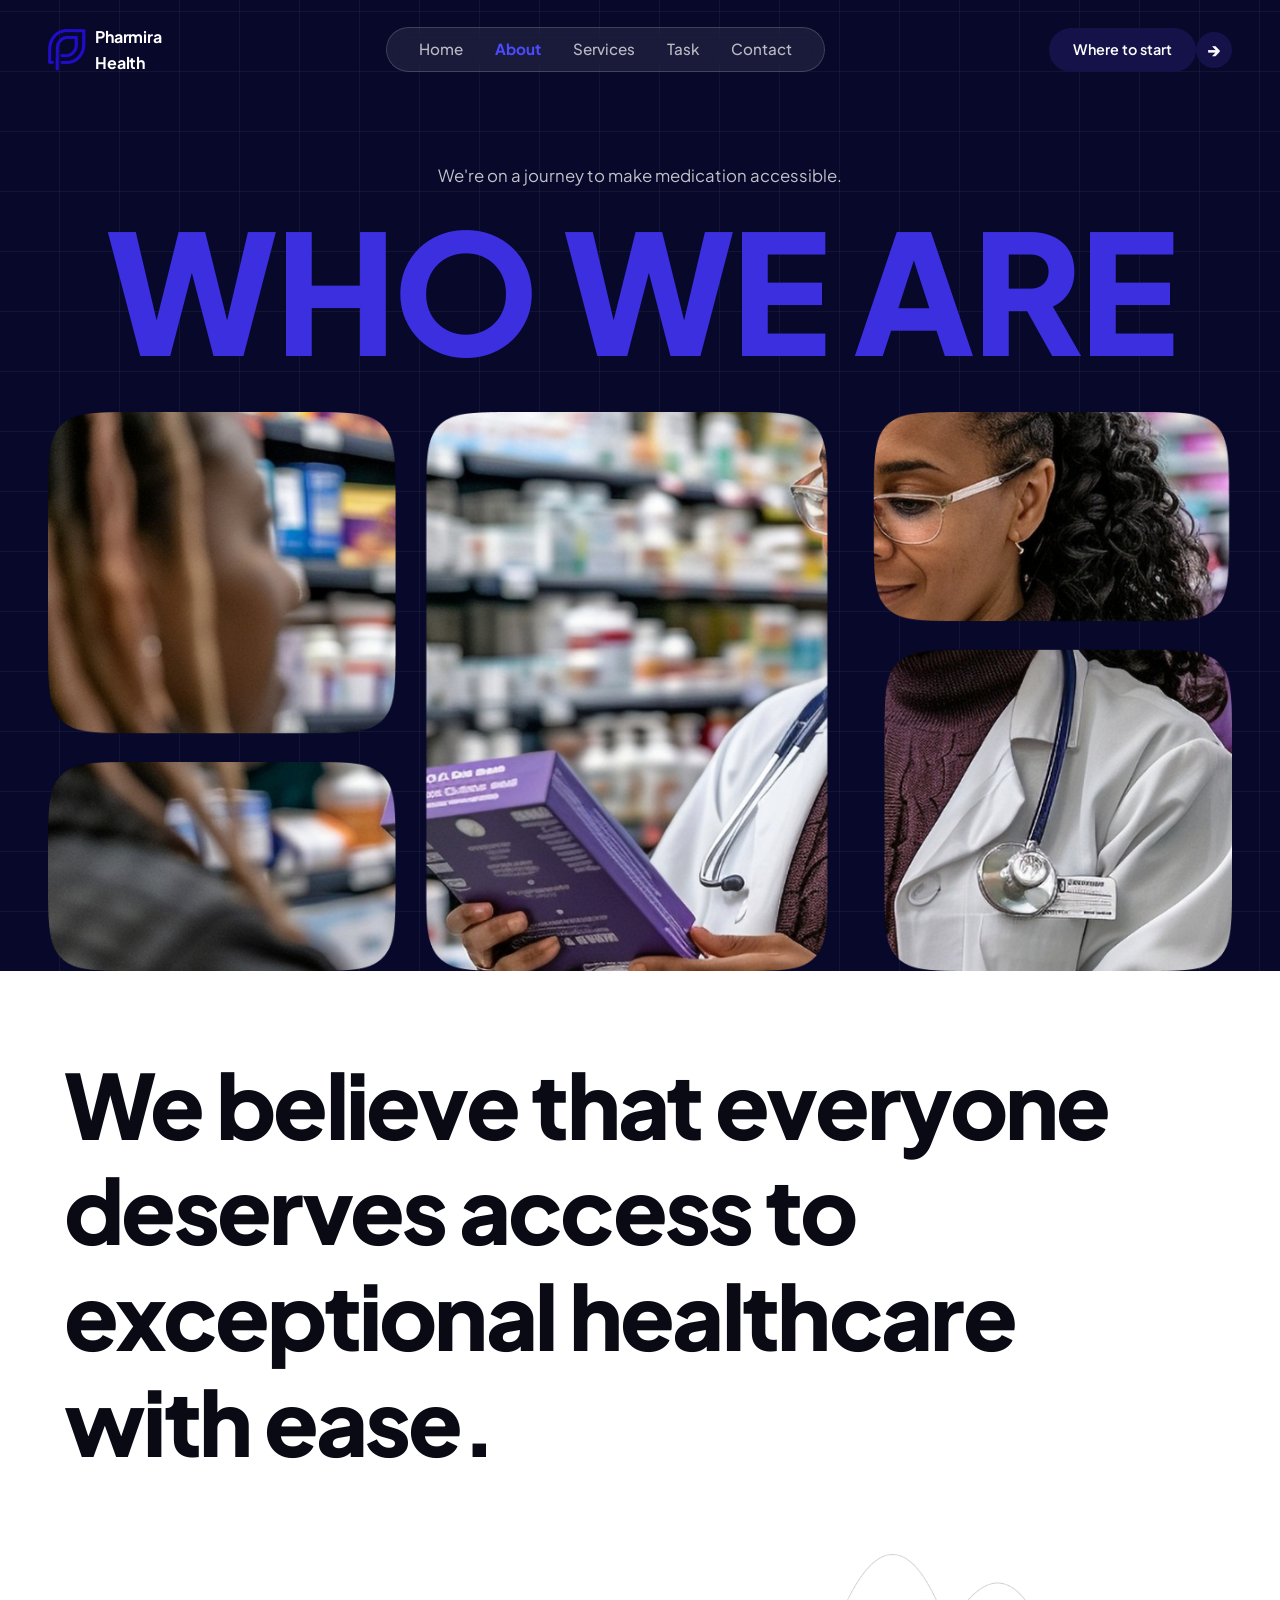
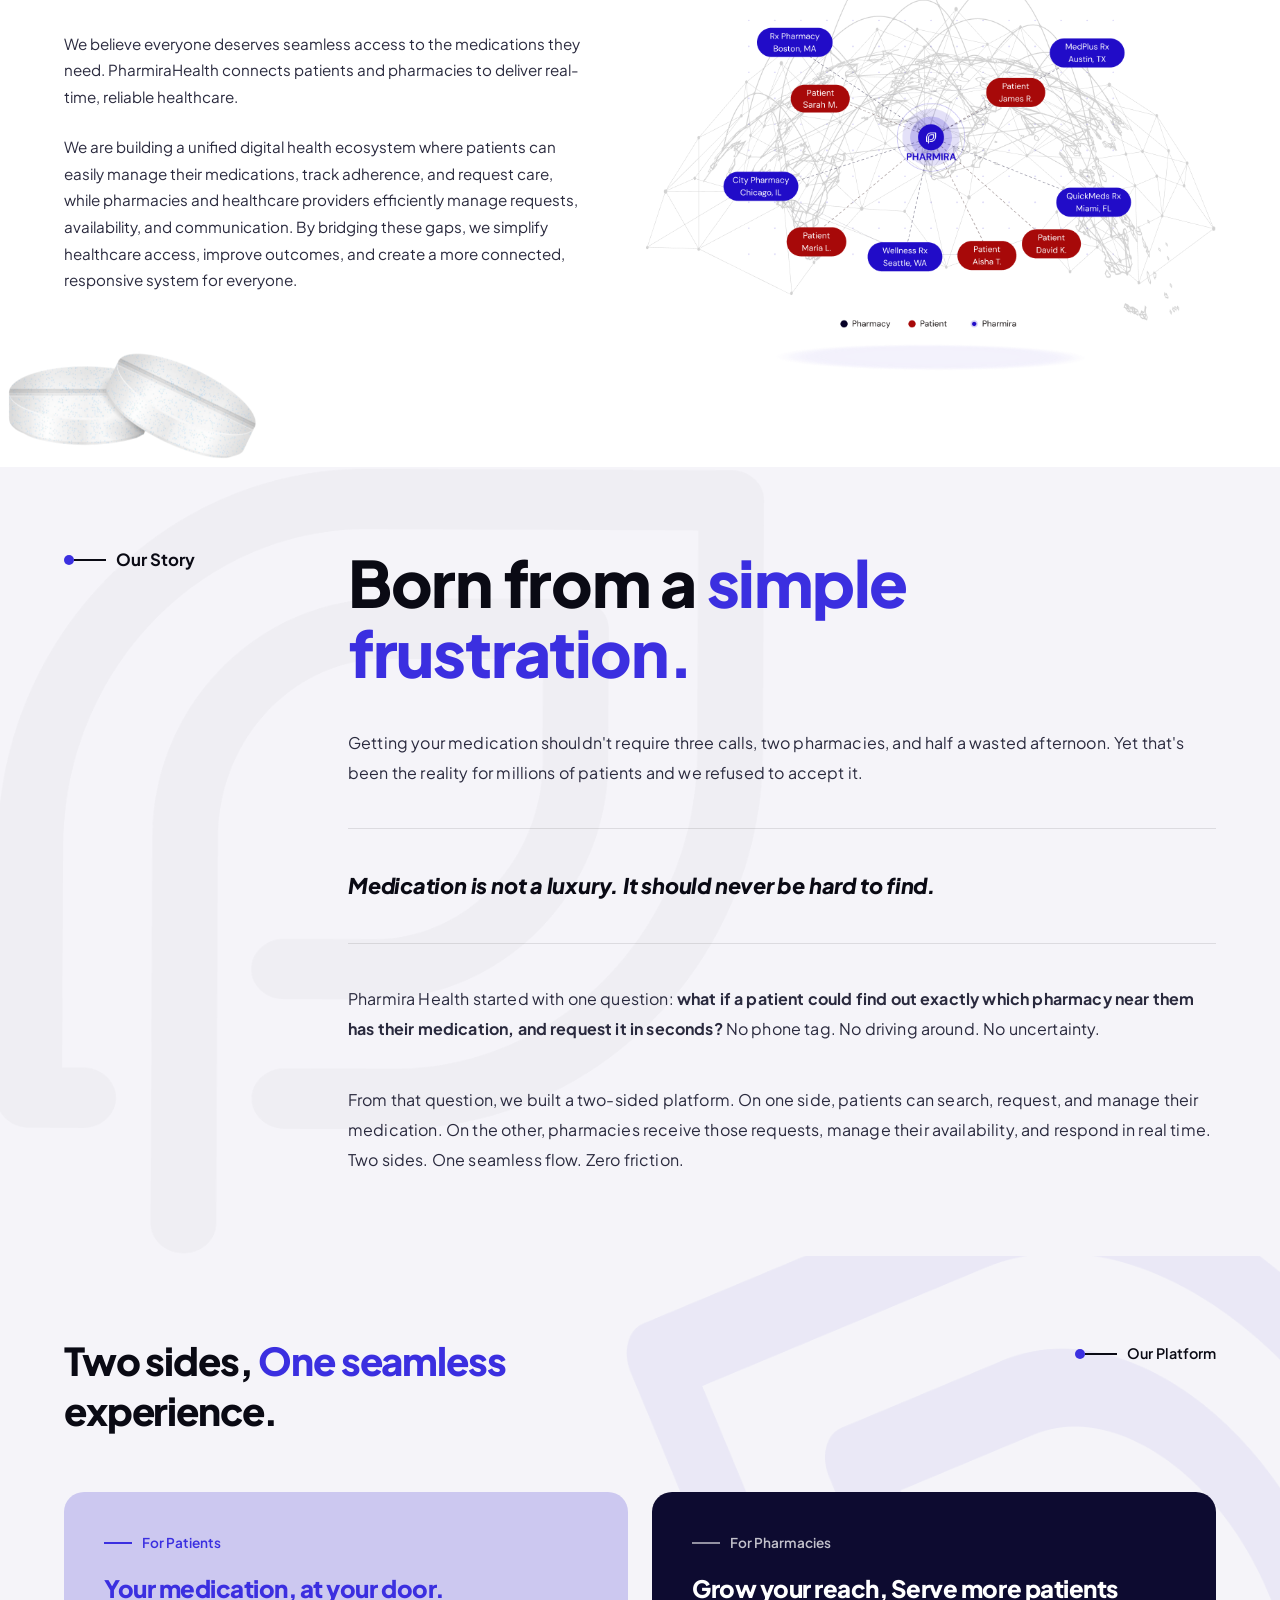
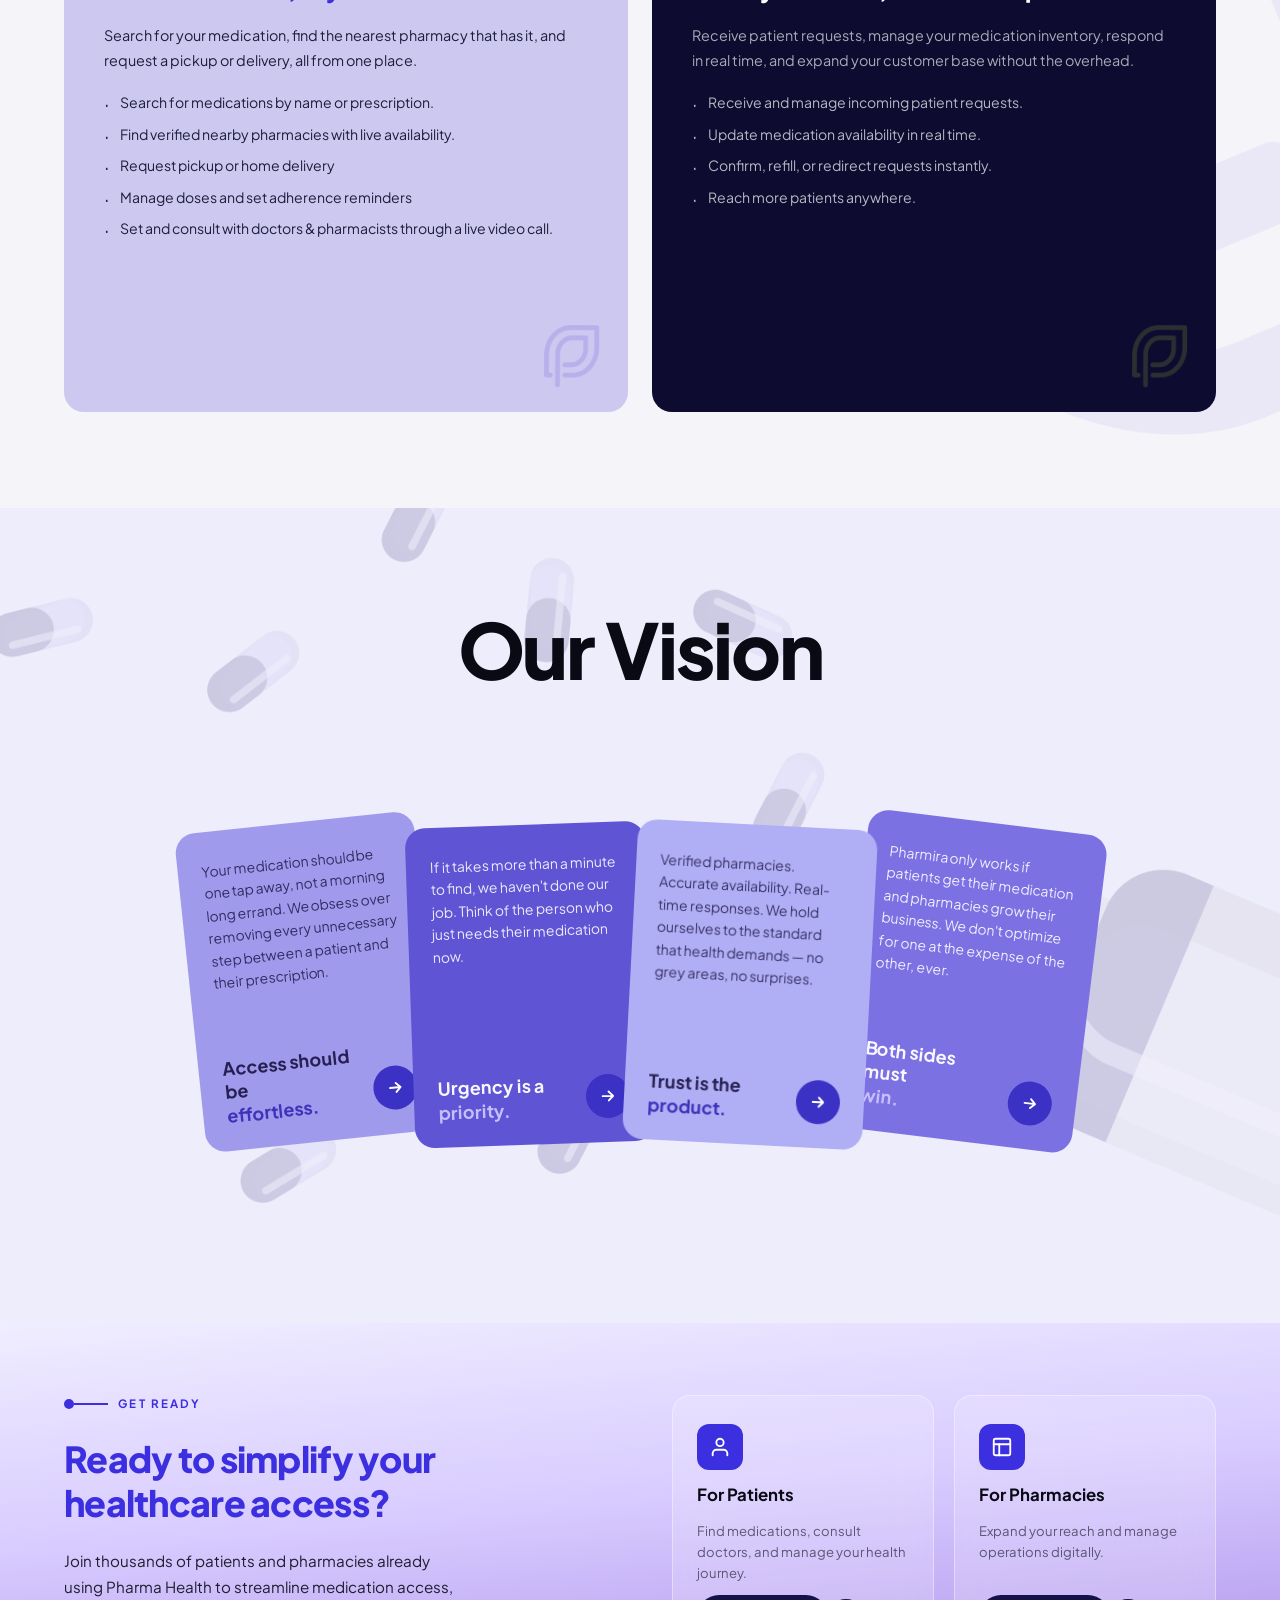
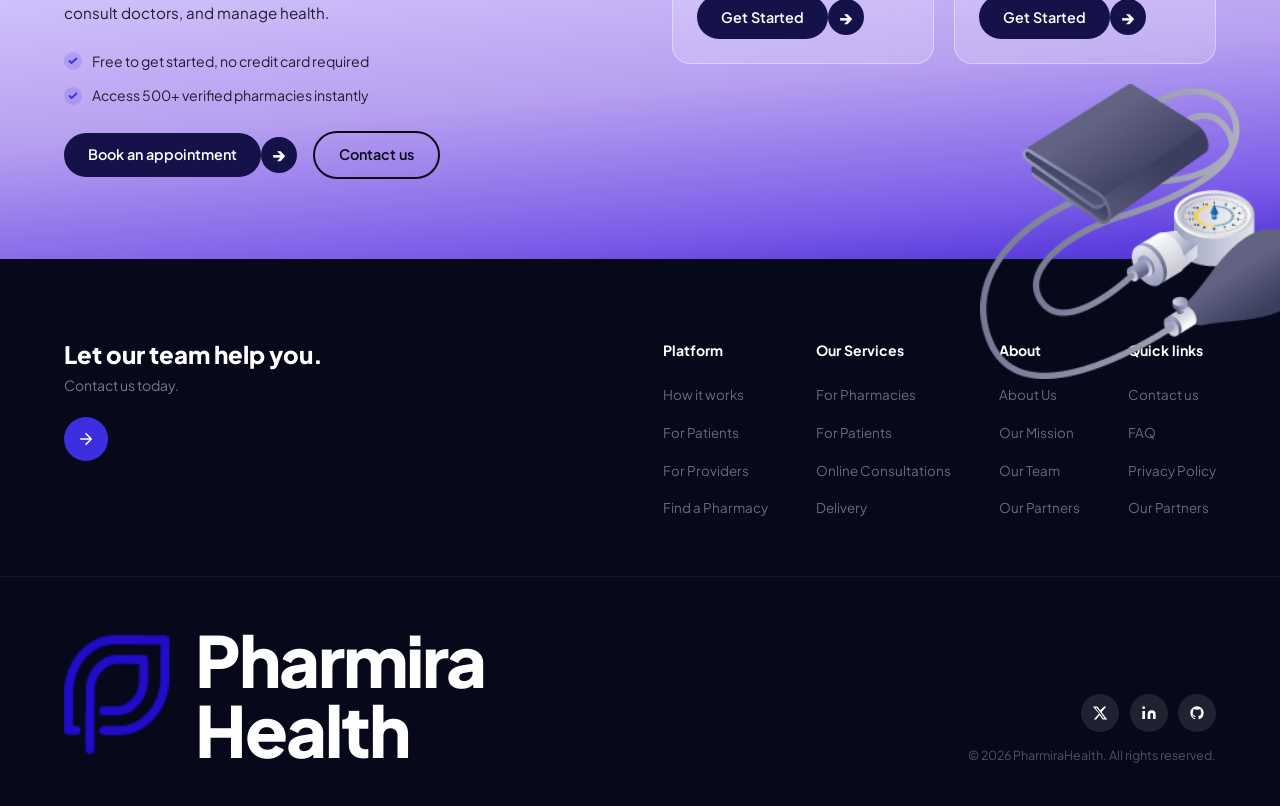
<file: pages/about.html>
<!DOCTYPE html>
<html lang="en">
<head>
  <meta charset="UTF-8" />
  <meta name="viewport" content="width=device-width, initial-scale=1.0" />
  <title>About | PharmiraHealth</title>
  <link rel="stylesheet" href="../assets/css/main.css" />
  <link rel="stylesheet" href="../assets/css/pages/about.css" />
  <link rel="stylesheet" href="../assets/css/components/navbar.css" />
  <link rel="stylesheet" href="../assets/css/components/footer.css" />
</head>
<body>

  <!--  ABOUT HERO  -->
  <div class="about-hero">

    <div id="navbar-root"></div>

    <div class="about-hero__content">
      <p class="about-hero__subtitle" data-animate data-hero>We're on a journey to make medication accessible.</p>
      <h1 class="about-hero__heading" data-animate data-hero data-delay="1">WHO WE ARE</h1>
    </div>

    <div class="about-hero__image" data-animate data-hero data-delay="2">
      <img src="../assets/images/main-about.png" alt="Pharmira Health team and pharmacies" />
    </div>

  </div>

  <!--  BELIEF SECTION  -->
  <section class="belief-section">

    <h2 class="belief-heading" data-animate>We believe that everyone deserves access to exceptional healthcare with ease.</h2>

    <div class="belief-body">

      <div class="belief-text" data-animate data-delay="1">
        <p>We believe everyone deserves seamless access to the medications they need. PharmiraHealth connects patients and pharmacies to deliver real-time, reliable healthcare.</p>
        <p>We are building a unified digital health ecosystem where patients can easily manage their medications, track adherence, and request care, while pharmacies and healthcare providers efficiently manage requests, availability, and communication. By bridging these gaps, we simplify healthcare access, improve outcomes, and create a more connected, responsive system for everyone.</p>
      </div>

      <div class="belief-image" data-animate data-delay="2">
        <img src="../assets/images/about-info.png" alt="PharmiraHealth network connecting patients and pharmacies" />
      </div>

    </div>

    <img src="../assets/images/big-pill.png" alt="" class="belief__big-pill" aria-hidden="true" />

  </section>

  <!--  OUR STORY SECTION  -->
  <section class="story-section">
    <div class="story-inner">

      <!-- Left: label + bg-1 background -->
      <div class="story-left">
        <div class="story-label">
          <span class="story-label__dot"></span>
          <span class="story-label__line"></span>
          <span>Our Story</span>
        </div>
      </div>

      <!-- Right: content -->
      <div class="story-right">

        <h2 class="story-heading" data-animate>Born from a <span class="story-accent">simple frustration.</span></h2>

        <p class="story-body" data-animate data-delay="1">Getting your medication shouldn't require three calls, two pharmacies, and half a wasted afternoon. Yet that's been the reality for millions of patients and we refused to accept it.</p>

        <hr class="story-divider" />

        <p class="story-quote" data-animate data-delay="2">Medication is not a luxury. It should never be hard to find.</p>

        <hr class="story-divider" />

        <p class="story-body">Pharmira Health started with one question: <strong>what if a patient could find out exactly which pharmacy near them has their medication, and request it in seconds?</strong> No phone tag. No driving around. No uncertainty.</p>

        <p class="story-body">From that question, we built a two-sided platform. On one side, patients can search, request, and manage their medication. On the other, pharmacies receive those requests, manage their availability, and respond in real time. Two sides. One seamless flow. Zero friction.</p>

      </div>

    </div>
  </section>

  <!--  OUR PLATFORM SECTION  -->
  <section class="platform-section">


    <div class="platform-top">
      <h2 class="platform-heading" data-animate>Two sides, <span class="platform-accent">One seamless</span> experience.</h2>
      <div class="platform-label" data-animate data-delay="1">
        <span class="platform-label__dot"></span>
        <span class="platform-label__line"></span>
        <span>Our Platform</span>
      </div>
    </div>

    <!-- Two cards -->
    <div class="platform-cards">

      <!-- For Patients (light) -->
      <div class="platform-card platform-card--light">
        <div class="platform-card__tag">
          <span class="card-tag-line"></span>
          For Patients
        </div>
        <h3 class="platform-card__heading">Your medication, at your door.</h3>
        <p class="platform-card__body">Search for your medication, find the nearest pharmacy that has it, and request a pickup or delivery, all from one place.</p>
        <ul class="platform-card__list">
          <li>Search for medications by name or prescription.</li>
          <li>Find verified nearby pharmacies with live availability.</li>
          <li>Request pickup or home delivery</li>
          <li>Manage doses and set adherence reminders</li>
          <li>Set and consult with doctors &amp; pharmacists through a live video call.</li>
        </ul>
        <img src="../assets/images/top-logo.png" alt="" class="platform-card__mark" aria-hidden="true" />
      </div>

      <!-- For Pharmacies (dark) -->
      <div class="platform-card platform-card--dark">
        <div class="platform-card__tag">
          <span class="card-tag-line"></span>
          For Pharmacies
        </div>
        <h3 class="platform-card__heading">Grow your reach, Serve more patients</h3>
        <p class="platform-card__body">Receive patient requests, manage your medication inventory, respond in real time, and expand your customer base without the overhead.</p>
        <ul class="platform-card__list">
          <li>Receive and manage incoming patient requests.</li>
          <li>Update medication availability in real time.</li>
          <li>Confirm, refill, or redirect requests instantly.</li>
          <li>Reach more patients anywhere.</li>
        </ul>
        <img src="../assets/images/top-logo.png" alt="" class="platform-card__mark" aria-hidden="true" />
      </div>

    </div>

  </section>

  <!--  OUR VISION SECTION  -->
  <section class="vision-section">

    <h2 class="vision-heading" data-animate>Our Vision</h2>

    <div class="cards-scene">

      <!-- Card 1 - light -->
      <div class="card light" style="background: #a09aed; transform: rotate(-6deg) translateX(30px); z-index: 1;">
        <div class="card-body">
          <p>Your medication should be one tap away, not a morning long errand. We obsess over removing every unnecessary step between a patient and their prescription.</p>
        </div>
        <div class="card-footer">
          <div class="card-title">
            Access should be
            <span>effortless.</span>
          </div>
          <button class="arrow-btn" aria-label="Learn more about effortless access">
            <svg viewBox="0 0 24 24" fill="none" stroke="white" stroke-width="2.5" stroke-linecap="round" stroke-linejoin="round">
              <path d="M5 12h14M13 6l6 6-6 6"/>
            </svg>
          </button>
        </div>
      </div>

      <!-- Card 2 - dark -->
      <div class="card dark" style="background: #5e54d4; transform: rotate(-2deg) translateX(10px); z-index: 2;">
        <div class="card-body">
          <p>If it takes more than a minute to find, we haven't done our job. Think of the person who just needs their medication now.</p>
        </div>
        <div class="card-footer">
          <div class="card-title">
            Urgency is a
            <span>priority.</span>
          </div>
          <button class="arrow-btn" aria-label="Learn more about urgency">
            <svg viewBox="0 0 24 24" fill="none" stroke="white" stroke-width="2.5" stroke-linecap="round" stroke-linejoin="round">
              <path d="M5 12h14M13 6l6 6-6 6"/>
            </svg>
          </button>
        </div>
      </div>

      <!-- Card 3 - light -->
      <div class="card light" style="background: #b0aef5; transform: rotate(3deg) translateX(-10px); z-index: 3;">
        <div class="card-body">
          <p>Verified pharmacies. Accurate availability. Real-time responses. We hold ourselves to the standard that health demands — no grey areas, no surprises.</p>
        </div>
        <div class="card-footer">
          <div class="card-title">
            Trust is the
            <span>product.</span>
          </div>
          <button class="arrow-btn" aria-label="Learn more about trust">
            <svg viewBox="0 0 24 24" fill="none" stroke="white" stroke-width="2.5" stroke-linecap="round" stroke-linejoin="round">
              <path d="M5 12h14M13 6l6 6-6 6"/>
            </svg>
          </button>
        </div>
      </div>

      <!-- Card 4 - dark -->
      <div class="card dark" style="background: #7b71e3; transform: rotate(7deg) translateX(-30px); z-index: 2;">
        <div class="card-body">
          <p>Pharmira only works if patients get their medication and pharmacies grow their business. We don't optimize for one at the expense of the other, ever.</p>
        </div>
        <div class="card-footer">
          <div class="card-title">
            Both sides must
            <span>win.</span>
          </div>
          <button class="arrow-btn" aria-label="Learn more about mutual benefit">
            <svg viewBox="0 0 24 24" fill="none" stroke="white" stroke-width="2.5" stroke-linecap="round" stroke-linejoin="round">
              <path d="M5 12h14M13 6l6 6-6 6"/>
            </svg>
          </button>
        </div>
      </div>

    </div>

  </section>

  <!--  CTA  -->
  <section class="cta-section">

    <div class="cta-inner">

      <div class="cta-left">

        <div class="cta-label" data-animate>
          <span class="cta-label__dot"></span>
          <span class="cta-label__line"></span>
          <span>GET READY</span>
        </div>

        <h2 class="cta-heading" data-animate data-delay="1">Ready to simplify your healthcare access?</h2>

        <p class="cta-body" data-animate data-delay="2">Join thousands of patients and pharmacies already using Pharma Health to streamline medication access, consult doctors, and manage health.</p>

        <ul class="cta-checks" data-animate data-delay="3">
          <li>
            <svg width="18" height="18" viewBox="0 0 18 18" fill="none"><circle cx="9" cy="9" r="9" fill="#3b2fe0" fill-opacity="0.15"/><path d="M5.5 9L7.5 11L12.5 6.5" stroke="#3b2fe0" stroke-width="1.8" stroke-linecap="round" stroke-linejoin="round"/></svg>
            Free to get started, no credit card required
          </li>
          <li>
            <svg width="18" height="18" viewBox="0 0 18 18" fill="none"><circle cx="9" cy="9" r="9" fill="#3b2fe0" fill-opacity="0.15"/><path d="M5.5 9L7.5 11L12.5 6.5" stroke="#3b2fe0" stroke-width="1.8" stroke-linecap="round" stroke-linejoin="round"/></svg>
            Access 500+ verified pharmacies instantly
          </li>
        </ul>

        <div class="cta-buttons" data-animate data-delay="4">
          <div class="btn-wrap">
            <a href="#" class="btn btn-dark">Book an appointment</a>
            <a href="#" class="btn-circle">→</a>
          </div>
          <a href="contact.html" class="btn btn-outline">Contact us</a>
        </div>

      </div>

      <div class="cta-cards">

        <div class="cta-card">
          <div class="cta-card__icon">
            <svg width="22" height="22" viewBox="0 0 24 24" fill="none" stroke="currentColor" stroke-width="2" stroke-linecap="round" stroke-linejoin="round"><path d="M20 21v-2a4 4 0 0 0-4-4H8a4 4 0 0 0-4 4v2"/><circle cx="12" cy="7" r="4"/></svg>
          </div>
          <h3>For Patients</h3>
          <p>Find medications, consult doctors, and manage your health journey.</p>
          <div class="btn-wrap">
            <a href="#" class="btn btn-dark">Get Started</a>
            <a href="#" class="btn-circle">→</a>
          </div>
        </div>

        <div class="cta-card">
          <div class="cta-card__icon">
            <svg width="22" height="22" viewBox="0 0 24 24" fill="none" stroke="currentColor" stroke-width="2" stroke-linecap="round" stroke-linejoin="round"><rect x="3" y="3" width="18" height="18" rx="2"/><path d="M3 9h18"/><path d="M9 21V9"/></svg>
          </div>
          <h3>For Pharmacies</h3>
          <p>Expand your reach and manage operations digitally.</p>
          <div class="btn-wrap">
            <a href="#" class="btn btn-dark">Get Started</a>
            <a href="#" class="btn-circle">→</a>
          </div>
        </div>

      </div>

    </div>

    <img src="../assets/images/full-seth.png" alt="" class="cta__seth" aria-hidden="true" />

  </section>

  <div id="footer-root"></div>

  <script src="../assets/js/main.js"></script>
  <script src="../assets/js/pages/about.js"></script>
  <script src="../assets/js/components/navbar.js"></script>
  <script src="../assets/js/components/footer.js"></script>
  <script src="../assets/js/components/animations.js"></script>
</body>
</html>
</file>
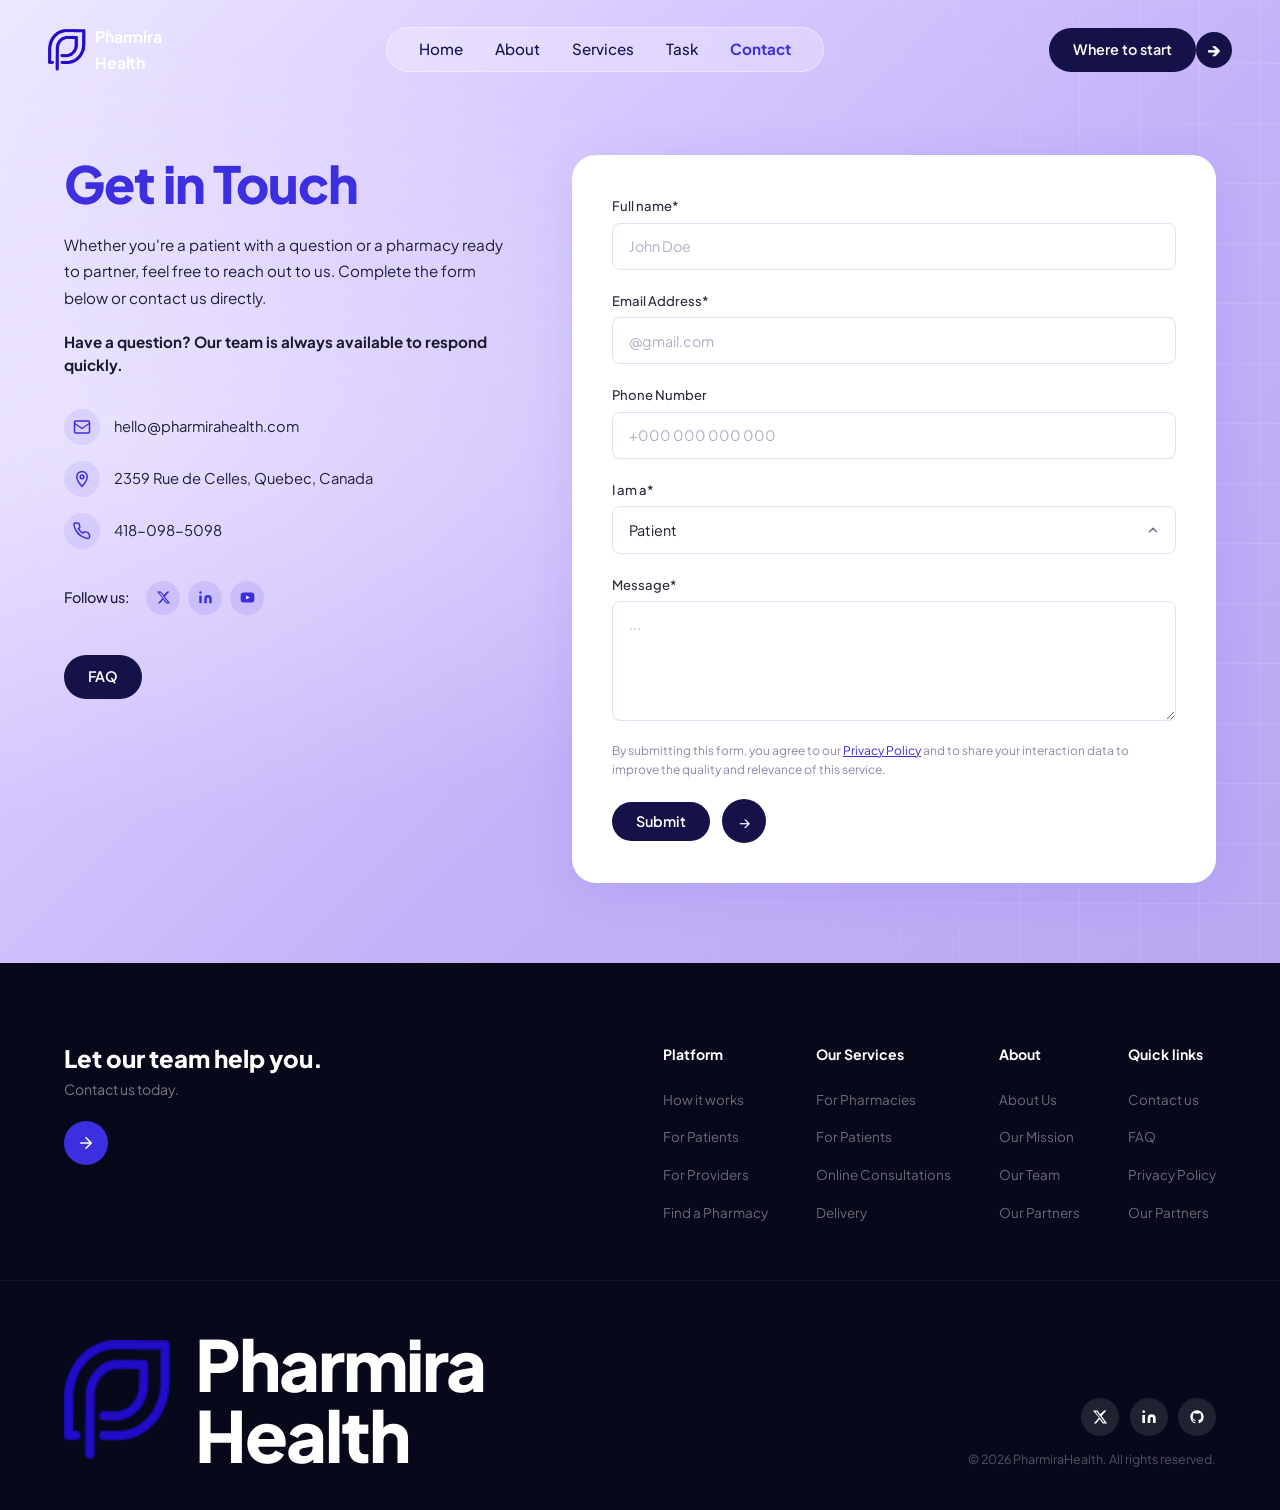
<file: pages/contact.html>
<!DOCTYPE html>
<html lang="en">
<head>
  <meta charset="UTF-8" />
  <meta name="viewport" content="width=device-width, initial-scale=1.0" />
  <title>Contact | PharmiraHealth</title>
  <link rel="stylesheet" href="../assets/css/main.css" />
  <link rel="stylesheet" href="../assets/css/pages/contact.css" />
  <link rel="stylesheet" href="../assets/css/components/navbar.css" />
  <link rel="stylesheet" href="../assets/css/components/footer.css" />
</head>
<body>

  <!--  CONTACT HERO  -->
  <div class="contact-hero">

    <div id="navbar-root"></div>

    <div class="contact-body">

      <!-- Left: info -->
      <div class="contact-info">

        <h1 class="contact-heading" data-animate data-hero>Get in Touch</h1>

        <p class="contact-desc" data-animate data-hero data-delay="1">Whether you're a patient with a question or a pharmacy ready to partner, feel free to reach out to us. Complete the form below or contact us directly.</p>

        <p class="contact-tagline" data-animate data-hero data-delay="2">Have a question? Our team is always available to respond quickly.</p>

        <ul class="contact-details" data-animate data-hero data-delay="3">
          <li>
            <span class="detail-icon">
              <svg width="18" height="18" viewBox="0 0 24 24" fill="none" stroke="currentColor" stroke-width="2" stroke-linecap="round" stroke-linejoin="round"><rect x="2" y="4" width="20" height="16" rx="2"/><path d="M2 7l10 7 10-7"/></svg>
            </span>
            hello@pharmirahealth.com
          </li>
          <li>
            <span class="detail-icon">
              <svg width="18" height="18" viewBox="0 0 24 24" fill="none" stroke="currentColor" stroke-width="2" stroke-linecap="round" stroke-linejoin="round"><path d="M12 2C8.13 2 5 5.13 5 9c0 5.25 7 13 7 13s7-7.75 7-13c0-3.87-3.13-7-7-7z"/><circle cx="12" cy="9" r="2.5"/></svg>
            </span>
            2359 Rue de Celles, Quebec, Canada
          </li>
          <li>
            <span class="detail-icon">
              <svg width="18" height="18" viewBox="0 0 24 24" fill="none" stroke="currentColor" stroke-width="2" stroke-linecap="round" stroke-linejoin="round"><path d="M22 16.92v3a2 2 0 0 1-2.18 2 19.79 19.79 0 0 1-8.63-3.07A19.5 19.5 0 0 1 4.36 12a19.79 19.79 0 0 1-3.07-8.67A2 2 0 0 1 3.28 1.2h3a2 2 0 0 1 2 1.72c.127.96.361 1.903.7 2.81a2 2 0 0 1-.45 2.11L7.09 8.91a16 16 0 0 0 6 6l1.27-1.27a2 2 0 0 1 2.11-.45c.907.339 1.85.573 2.81.7A2 2 0 0 1 21 16z"/></svg>
            </span>
            418-098-5098
          </li>
        </ul>

        <div class="contact-socials" data-animate data-hero data-delay="4">
          <span class="socials-label">Follow us:</span>
          <div class="socials-links">
            <a href="#" class="social-link" aria-label="Twitter">
              <svg viewBox="0 0 24 24" fill="currentColor"><path d="M18.244 2.25h3.308l-7.227 8.26 8.502 11.24H16.17l-4.714-6.231-5.401 6.231H2.737l7.73-8.835L1.254 2.25H8.08l4.253 5.622 5.911-5.622zm-1.161 17.52h1.833L7.084 4.126H5.117z"/></svg>
            </a>
            <a href="#" class="social-link" aria-label="LinkedIn">
              <svg viewBox="0 0 24 24" fill="currentColor"><path d="M16 8a6 6 0 0 1 6 6v7h-4v-7a2 2 0 0 0-2-2 2 2 0 0 0-2 2v7h-4v-7a6 6 0 0 1 6-6z"/><rect x="2" y="9" width="4" height="12"/><circle cx="4" cy="4" r="2"/></svg>
            </a>
            <a href="#" class="social-link" aria-label="YouTube">
              <svg viewBox="0 0 24 24" fill="currentColor"><path d="M22.54 6.42a2.78 2.78 0 0 0-1.95-1.96C18.88 4 12 4 12 4s-6.88 0-8.59.46A2.78 2.78 0 0 0 1.46 6.42 29 29 0 0 0 1 12a29 29 0 0 0 .46 5.58 2.78 2.78 0 0 0 1.95 1.96C5.12 20 12 20 12 20s6.88 0 8.59-.46a2.78 2.78 0 0 0 1.95-1.96A29 29 0 0 0 23 12a29 29 0 0 0-.46-5.58z"/><polygon points="9.75 15.02 15.5 12 9.75 8.98 9.75 15.02" fill="#fff"/></svg>
            </a>
          </div>
        </div>

        <a href="#" class="btn btn-dark faq-btn" data-animate data-hero data-delay="5">FAQ</a>

      </div>

      <!-- Right: form card -->
      <div class="contact-form-card" data-animate data-hero data-delay="2">
        <form class="contact-form" novalidate>

          <div class="form-group">
            <label for="fullname">Full name*</label>
            <input type="text" id="fullname" name="fullname" placeholder="John Doe" required />
          </div>

          <div class="form-group">
            <label for="email">Email Address*</label>
            <input type="email" id="email" name="email" placeholder="@gmail.com" required />
          </div>

          <div class="form-group">
            <label for="phone">Phone Number</label>
            <input type="tel" id="phone" name="phone" placeholder="+000 000 000 000" />
          </div>

          <div class="form-group">
            <label for="role">I am a*</label>
            <div class="select-wrapper">
              <select id="role" name="role" required>
                <option value="patient">Patient</option>
                <option value="pharmacy">Pharmacy</option>
                <option value="provider">Healthcare Provider</option>
              </select>
              <span class="select-arrow">
                <svg width="14" height="14" viewBox="0 0 24 24" fill="none" stroke="currentColor" stroke-width="2.5" stroke-linecap="round" stroke-linejoin="round"><polyline points="18 15 12 9 6 15"/></svg>
              </span>
            </div>
          </div>

          <div class="form-group">
            <label for="message">Message*</label>
            <textarea id="message" name="message" placeholder="..." required></textarea>
          </div>

          <p class="form-privacy">
            By submitting this form, you agree to our <a href="#">Privacy Policy</a> and to share your interaction data to improve the quality and relevance of this service.
          </p>

          <div class="form-actions">
            <button type="submit" class="btn btn-dark">Submit</button>
            <button type="submit" class="form-submit-arrow" aria-label="Submit">→</button>
          </div>

        </form>
      </div>

    </div>

  </div>

  <div id="footer-root"></div>

  <!--  FAQ MODAL  -->
  <div class="faq-modal" id="faqModal" aria-hidden="true" role="dialog" aria-modal="true" aria-label="Frequently Asked Questions">
    <div class="faq-modal__backdrop"></div>
    <div class="faq-modal__card">

      <button class="faq-modal__close" aria-label="Close FAQ">
        <svg width="16" height="16" viewBox="0 0 18 18" fill="none"><path d="M1.5 1.5L16.5 16.5M16.5 1.5L1.5 16.5" stroke="currentColor" stroke-width="2.2" stroke-linecap="round"/></svg>
      </button>

      <h2 class="faq-modal__title">FAQ</h2>
      <p class="faq-modal__subtitle">Find answers to common questions about our services</p>

      <div class="faq-list">

        <div class="faq-item">
          <button class="faq-question" aria-expanded="false">
            Is Pharmira free for patients?
            <svg class="faq-chevron" width="20" height="20" viewBox="0 0 24 24" fill="none" stroke="currentColor" stroke-width="2.2" stroke-linecap="round" stroke-linejoin="round"><polyline points="6 9 12 15 18 9"/></svg>
          </button>
          <div class="faq-answer">
            <p>Yes, Pharmira is completely free for patients. There are no subscription fees or hidden charges to search for medications or connect with pharmacies.</p>
          </div>
        </div>

        <div class="faq-item">
          <button class="faq-question" aria-expanded="false">
            How do I find out if my medication is available near me?
            <svg class="faq-chevron" width="20" height="20" viewBox="0 0 24 24" fill="none" stroke="currentColor" stroke-width="2.2" stroke-linecap="round" stroke-linejoin="round"><polyline points="6 9 12 15 18 9"/></svg>
          </button>
          <div class="faq-answer">
            <p>Simply search for your medication by name on our platform. We'll show you real-time availability at verified pharmacies near you, with options to pick up or request delivery.</p>
          </div>
        </div>

        <div class="faq-item">
          <button class="faq-question" aria-expanded="false">
            How does a pharmacy join Pharmira?
            <svg class="faq-chevron" width="20" height="20" viewBox="0 0 24 24" fill="none" stroke="currentColor" stroke-width="2.2" stroke-linecap="round" stroke-linejoin="round"><polyline points="6 9 12 15 18 9"/></svg>
          </button>
          <div class="faq-answer">
            <p>Pharmacies can sign up through our partner portal. After a brief verification process, you'll be listed on our network and can start receiving and managing patient requests in real time.</p>
          </div>
        </div>

        <div class="faq-item">
          <button class="faq-question" aria-expanded="false">
            Can I get my medication delivered?
            <svg class="faq-chevron" width="20" height="20" viewBox="0 0 24 24" fill="none" stroke="currentColor" stroke-width="2.2" stroke-linecap="round" stroke-linejoin="round"><polyline points="6 9 12 15 18 9"/></svg>
          </button>
          <div class="faq-answer">
            <p>Yes! Partner pharmacies on Pharmira offer home delivery options. You can choose between pickup or delivery when placing your medication request.</p>
          </div>
        </div>

        <div class="faq-item">
          <button class="faq-question" aria-expanded="false">
            Is my health information safe?
            <svg class="faq-chevron" width="20" height="20" viewBox="0 0 24 24" fill="none" stroke="currentColor" stroke-width="2.2" stroke-linecap="round" stroke-linejoin="round"><polyline points="6 9 12 15 18 9"/></svg>
          </button>
          <div class="faq-answer">
            <p>Absolutely. Pharmira uses industry-standard encryption and strict data privacy protocols to ensure your personal and medical information is always protected.</p>
          </div>
        </div>

      </div>
    </div>
  </div>

  <script src="../assets/js/main.js"></script>
  <script src="../assets/js/pages/contact.js"></script>
  <script src="../assets/js/components/navbar.js"></script>
  <script src="../assets/js/components/footer.js"></script>
  <script src="../assets/js/components/animations.js"></script>
</body>
</html>
</file>
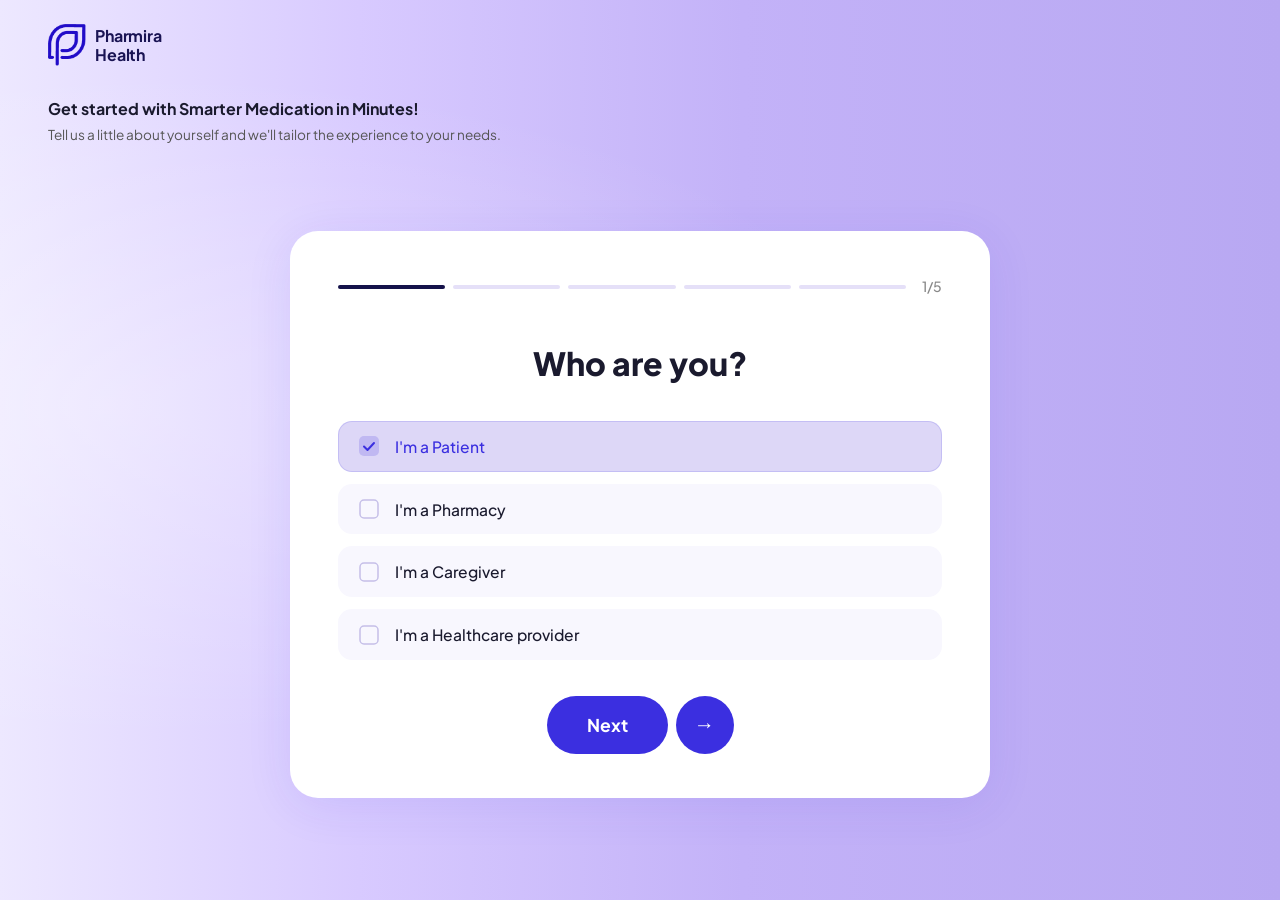
<file: pages/get-started.html>
<!DOCTYPE html>
<html lang="en">
<head>
  <meta charset="UTF-8" />
  <meta name="viewport" content="width=device-width, initial-scale=1.0" />
  <title>Get Started | PharmiraHealth</title>
  <link rel="stylesheet" href="../assets/css/main.css" />
  <link rel="stylesheet" href="../assets/css/pages/get-started.css" />
</head>
<body>

  <div class="gs-page">

    <header class="gs-logo-bar">
      <a href="../index.html" class="gs-logo">
        <img src="../assets/images/top-logo.png" alt="Pharmira Health" />
        <span class="gs-logo-name">Pharmira<br/>Health</span>
      </a>
    </header>

    <div class="gs-header">
      <h2 class="gs-header__title">Get started with Smarter Medication in Minutes!</h2>
      <p class="gs-header__subtitle">Tell us a little about yourself and we'll tailor the experience to your needs.</p>
    </div>

    <div class="gs-main">
      <div class="gs-card">

        <!-- Progress bar -->
        <div class="gs-progress">
          <div class="gs-progress__track">
            <div class="gs-progress__seg" data-seg="1"></div>
            <div class="gs-progress__seg" data-seg="2"></div>
            <div class="gs-progress__seg" data-seg="3"></div>
            <div class="gs-progress__seg" data-seg="4"></div>
            <div class="gs-progress__seg" data-seg="5"></div>
          </div>
          <span class="gs-progress__label" id="gs-step-label">1/5</span>
        </div>

        <!-- ── STEP 1: shared ── -->
        <div class="gs-step is-active" data-step="1">
          <h2 class="gs-question">Who are you?</h2>
          <div class="gs-options">
            <button class="gs-option gs-option--selected" data-value="patient">
              <span class="gs-option__check"><svg width="20" height="20" viewBox="0 0 20 20" fill="none"><rect width="20" height="20" rx="5" fill="#3b2fe0" fill-opacity="0.18"/><path d="M5 10.5L8.5 14L15 7" stroke="#3b2fe0" stroke-width="2" stroke-linecap="round" stroke-linejoin="round"/></svg></span>
              I'm a Patient
            </button>
            <button class="gs-option" data-value="pharmacy">
              <span class="gs-option__check"><svg width="20" height="20" viewBox="0 0 20 20" fill="none"><rect x="1" y="1" width="18" height="18" rx="4" stroke="#c5bfe8" stroke-width="1.5"/></svg></span>
              I'm a Pharmacy
            </button>
            <button class="gs-option" data-value="caregiver">
              <span class="gs-option__check"><svg width="20" height="20" viewBox="0 0 20 20" fill="none"><rect x="1" y="1" width="18" height="18" rx="4" stroke="#c5bfe8" stroke-width="1.5"/></svg></span>
              I'm a Caregiver
            </button>
            <button class="gs-option" data-value="provider">
              <span class="gs-option__check"><svg width="20" height="20" viewBox="0 0 20 20" fill="none"><rect x="1" y="1" width="18" height="18" rx="4" stroke="#c5bfe8" stroke-width="1.5"/></svg></span>
              I'm a Healthcare provider
            </button>
          </div>
        </div>

        <!--  PATIENT FLOW — steps 2-5-->
        <div class="gs-step" data-step="2" data-flow="patient">
          <h2 class="gs-question">How often do you struggle to keep track of your medications?</h2>
          <div class="gs-options">
            <button class="gs-option" data-value="never"><span class="gs-option__check"><svg width="20" height="20" viewBox="0 0 20 20" fill="none"><rect x="1" y="1" width="18" height="18" rx="4" stroke="#c5bfe8" stroke-width="1.5"/></svg></span>Never</button>
            <button class="gs-option" data-value="occasionally"><span class="gs-option__check"><svg width="20" height="20" viewBox="0 0 20 20" fill="none"><rect x="1" y="1" width="18" height="18" rx="4" stroke="#c5bfe8" stroke-width="1.5"/></svg></span>Occasionally</button>
            <button class="gs-option" data-value="frequently"><span class="gs-option__check"><svg width="20" height="20" viewBox="0 0 20 20" fill="none"><rect x="1" y="1" width="18" height="18" rx="4" stroke="#c5bfe8" stroke-width="1.5"/></svg></span>Frequently</button>
            <button class="gs-option" data-value="daily-multiple"><span class="gs-option__check"><svg width="20" height="20" viewBox="0 0 20 20" fill="none"><rect x="1" y="1" width="18" height="18" rx="4" stroke="#c5bfe8" stroke-width="1.5"/></svg></span>I manage multiple medications daily</button>
          </div>
        </div>

        <div class="gs-step" data-step="3" data-flow="patient">
          <h2 class="gs-question">Have you ever been unable to find a prescribed medication?</h2>
          <div class="gs-options">
            <button class="gs-option" data-value="yes-many"><span class="gs-option__check"><svg width="20" height="20" viewBox="0 0 20 20" fill="none"><rect x="1" y="1" width="18" height="18" rx="4" stroke="#c5bfe8" stroke-width="1.5"/></svg></span>Yes, multiple times</button>
            <button class="gs-option" data-value="yes-occasionally"><span class="gs-option__check"><svg width="20" height="20" viewBox="0 0 20 20" fill="none"><rect x="1" y="1" width="18" height="18" rx="4" stroke="#c5bfe8" stroke-width="1.5"/></svg></span>Yes, occasionally</button>
            <button class="gs-option" data-value="rarely"><span class="gs-option__check"><svg width="20" height="20" viewBox="0 0 20 20" fill="none"><rect x="1" y="1" width="18" height="18" rx="4" stroke="#c5bfe8" stroke-width="1.5"/></svg></span>Rarely</button>
            <button class="gs-option" data-value="never"><span class="gs-option__check"><svg width="20" height="20" viewBox="0 0 20 20" fill="none"><rect x="1" y="1" width="18" height="18" rx="4" stroke="#c5bfe8" stroke-width="1.5"/></svg></span>Never</button>
          </div>
        </div>

        <div class="gs-step" data-step="4" data-flow="patient">
          <h2 class="gs-question">What would make managing your medications easier?</h2>
          <div class="gs-options">
            <button class="gs-option" data-value="reminders"><span class="gs-option__check"><svg width="20" height="20" viewBox="0 0 20 20" fill="none"><rect x="1" y="1" width="18" height="18" rx="4" stroke="#c5bfe8" stroke-width="1.5"/></svg></span>Automatic reminders</button>
            <button class="gs-option" data-value="nearby"><span class="gs-option__check"><svg width="20" height="20" viewBox="0 0 20 20" fill="none"><rect x="1" y="1" width="18" height="18" rx="4" stroke="#c5bfe8" stroke-width="1.5"/></svg></span>Finding nearby pharmacies with stock</button>
            <button class="gs-option" data-value="delivery"><span class="gs-option__check"><svg width="20" height="20" viewBox="0 0 20 20" fill="none"><rect x="1" y="1" width="18" height="18" rx="4" stroke="#c5bfe8" stroke-width="1.5"/></svg></span>Medication delivery</button>
            <button class="gs-option" data-value="all"><span class="gs-option__check"><svg width="20" height="20" viewBox="0 0 20 20" fill="none"><rect x="1" y="1" width="18" height="18" rx="4" stroke="#c5bfe8" stroke-width="1.5"/></svg></span>All of the above</button>
          </div>
        </div>

        <div class="gs-step" data-step="5" data-flow="patient">
          <h2 class="gs-question gs-question--form">Ready to simplify how you access and manage your medications?</h2>
          <div class="gs-form">
            <div class="gs-field"><label class="gs-label" for="p-name">Full name*</label><input class="gs-input" type="text" id="p-name" placeholder="John Doe" autocomplete="name" /></div>
            <div class="gs-field"><label class="gs-label" for="p-email">Email Address*</label><input class="gs-input" type="email" id="p-email" placeholder="@gmail.com" autocomplete="email" /></div>
            <div class="gs-field"><label class="gs-label" for="p-phone">Phone Number</label><input class="gs-input" type="tel" id="p-phone" placeholder="+000 000 000 000" autocomplete="tel" /></div>
            <div class="gs-field"><label class="gs-label" for="p-city">City/Location*</label><input class="gs-input" type="text" id="p-city" placeholder="Uk" autocomplete="address-level2" /></div>
          </div>
        </div>

        <!-- PHARMACY / CAREGIVER / PROVIDER FLOW  -->
        <div class="gs-step" data-step="2" data-flow="other">
          <h2 class="gs-question">How do you currently manage medication requests from patients?</h2>
          <div class="gs-options">
            <button class="gs-option" data-value="phone"><span class="gs-option__check"><svg width="20" height="20" viewBox="0 0 20 20" fill="none"><rect x="1" y="1" width="18" height="18" rx="4" stroke="#c5bfe8" stroke-width="1.5"/></svg></span>Phone calls</button>
            <button class="gs-option" data-value="whatsapp"><span class="gs-option__check"><svg width="20" height="20" viewBox="0 0 20 20" fill="none"><rect x="1" y="1" width="18" height="18" rx="4" stroke="#c5bfe8" stroke-width="1.5"/></svg></span>WhatsApp</button>
            <button class="gs-option" data-value="walkins"><span class="gs-option__check"><svg width="20" height="20" viewBox="0 0 20 20" fill="none"><rect x="1" y="1" width="18" height="18" rx="4" stroke="#c5bfe8" stroke-width="1.5"/></svg></span>Walk-ins</button>
            <button class="gs-option" data-value="software"><span class="gs-option__check"><svg width="20" height="20" viewBox="0 0 20 20" fill="none"><rect x="1" y="1" width="18" height="18" rx="4" stroke="#c5bfe8" stroke-width="1.5"/></svg></span>Pharmacy software</button>
          </div>
        </div>

        <div class="gs-step" data-step="3" data-flow="other">
          <h2 class="gs-question">How often do patients contact you about medication availability?</h2>
          <div class="gs-options">
            <button class="gs-option" data-value="daily"><span class="gs-option__check"><svg width="20" height="20" viewBox="0 0 20 20" fill="none"><rect x="1" y="1" width="18" height="18" rx="4" stroke="#c5bfe8" stroke-width="1.5"/></svg></span>Daily</button>
            <button class="gs-option" data-value="weekly"><span class="gs-option__check"><svg width="20" height="20" viewBox="0 0 20 20" fill="none"><rect x="1" y="1" width="18" height="18" rx="4" stroke="#c5bfe8" stroke-width="1.5"/></svg></span>Weekly</button>
            <button class="gs-option" data-value="occasionally"><span class="gs-option__check"><svg width="20" height="20" viewBox="0 0 20 20" fill="none"><rect x="1" y="1" width="18" height="18" rx="4" stroke="#c5bfe8" stroke-width="1.5"/></svg></span>Occasionally</button>
            <button class="gs-option" data-value="several-day"><span class="gs-option__check"><svg width="20" height="20" viewBox="0 0 20 20" fill="none"><rect x="1" y="1" width="18" height="18" rx="4" stroke="#c5bfe8" stroke-width="1.5"/></svg></span>Several times a day</button>
          </div>
        </div>

        <div class="gs-step" data-step="4" data-flow="other">
          <h2 class="gs-question">How would real-time medication visibility help your pharmacy?</h2>
          <div class="gs-options">
            <button class="gs-option" data-value="reduce-calls"><span class="gs-option__check"><svg width="20" height="20" viewBox="0 0 20 20" fill="none"><rect x="1" y="1" width="18" height="18" rx="4" stroke="#c5bfe8" stroke-width="1.5"/></svg></span>Reduce phone calls</button>
            <button class="gs-option" data-value="increase-sales"><span class="gs-option__check"><svg width="20" height="20" viewBox="0 0 20 20" fill="none"><rect x="1" y="1" width="18" height="18" rx="4" stroke="#c5bfe8" stroke-width="1.5"/></svg></span>Increase sales</button>
            <button class="gs-option" data-value="cx"><span class="gs-option__check"><svg width="20" height="20" viewBox="0 0 20 20" fill="none"><rect x="1" y="1" width="18" height="18" rx="4" stroke="#c5bfe8" stroke-width="1.5"/></svg></span>Improve customer experience</button>
            <button class="gs-option" data-value="efficiency"><span class="gs-option__check"><svg width="20" height="20" viewBox="0 0 20 20" fill="none"><rect x="1" y="1" width="18" height="18" rx="4" stroke="#c5bfe8" stroke-width="1.5"/></svg></span>Increase operational efficiency</button>
            <button class="gs-option" data-value="all"><span class="gs-option__check"><svg width="20" height="20" viewBox="0 0 20 20" fill="none"><rect x="1" y="1" width="18" height="18" rx="4" stroke="#c5bfe8" stroke-width="1.5"/></svg></span>All of the above</button>
          </div>
        </div>

        <div class="gs-step" data-step="5" data-flow="other">
          <h2 class="gs-question gs-question--form">Ready to connect your pharmacy to thousands of active patients?</h2>
          <div class="gs-form">
            <div class="gs-field"><label class="gs-label" for="o-name">Pharmacy Name*</label><input class="gs-input" type="text" id="o-name" placeholder="John Doe" /></div>
            <div class="gs-field"><label class="gs-label" for="o-email">Business email Address*</label><input class="gs-input" type="email" id="o-email" placeholder="@hot.com" autocomplete="email" /></div>
            <div class="gs-field"><label class="gs-label" for="o-phone">Phone Number</label><input class="gs-input" type="tel" id="o-phone" placeholder="+000 000 000 000" autocomplete="tel" /></div>
            <div class="gs-field"><label class="gs-label" for="o-city">City/Location*</label><input class="gs-input" type="text" id="o-city" placeholder="Uk" autocomplete="address-level2" /></div>
          </div>
        </div>

        <!-- Navigation -->
        <div class="gs-nav">
          <button class="gs-btn-back" id="gs-back">&#8592;</button>
          <div class="gs-btn-group">
            <button class="gs-btn-next" id="gs-next">Next</button>
            <button class="gs-btn-circle" id="gs-next-arrow">&#8594;</button>
          </div>
        </div>

      </div>
    </div>

  </div>

  <!-- CONGRATULATIONS SCREEN -->
  <div class="gs-congrats" id="gs-congrats" aria-hidden="true">
    <div class="gs-congrats__confetti" id="gs-confetti"></div>
    <div class="gs-congrats__content">
      <h1 class="gs-congrats__title">Congratulations!!</h1>
      <p class="gs-congrats__body">You've taken the first step toward a more connected healthcare experience. Join PharmiraHealth today and simplify how medications, requests, and care are managed, all in one place.</p>
      <a href="../index.html" class="gs-congrats__btn">
        <span class="gs-congrats__btn-label">Back to Home</span>
        <span class="gs-congrats__btn-arrow">→</span>
      </a>
    </div>
  </div>

  <script src="../assets/js/pages/get-started.js"></script>
</body>
</html>
</file>
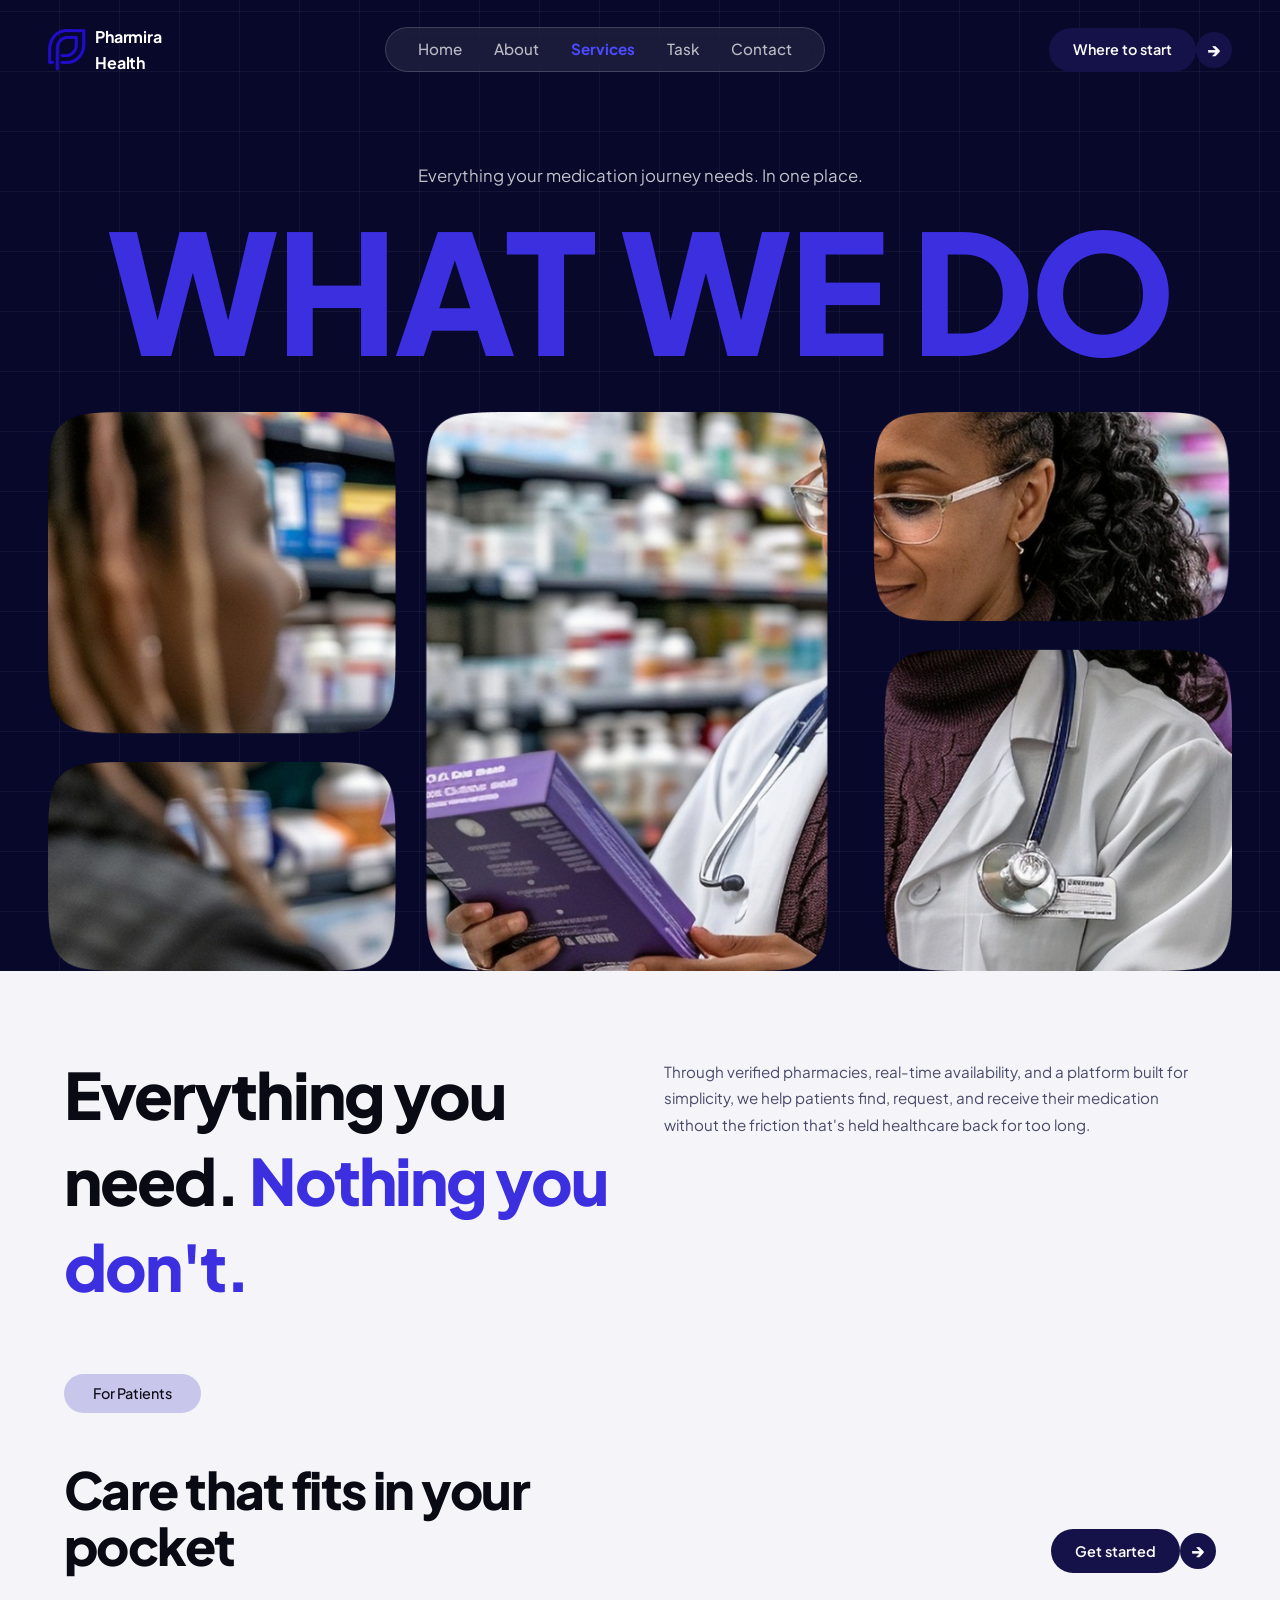
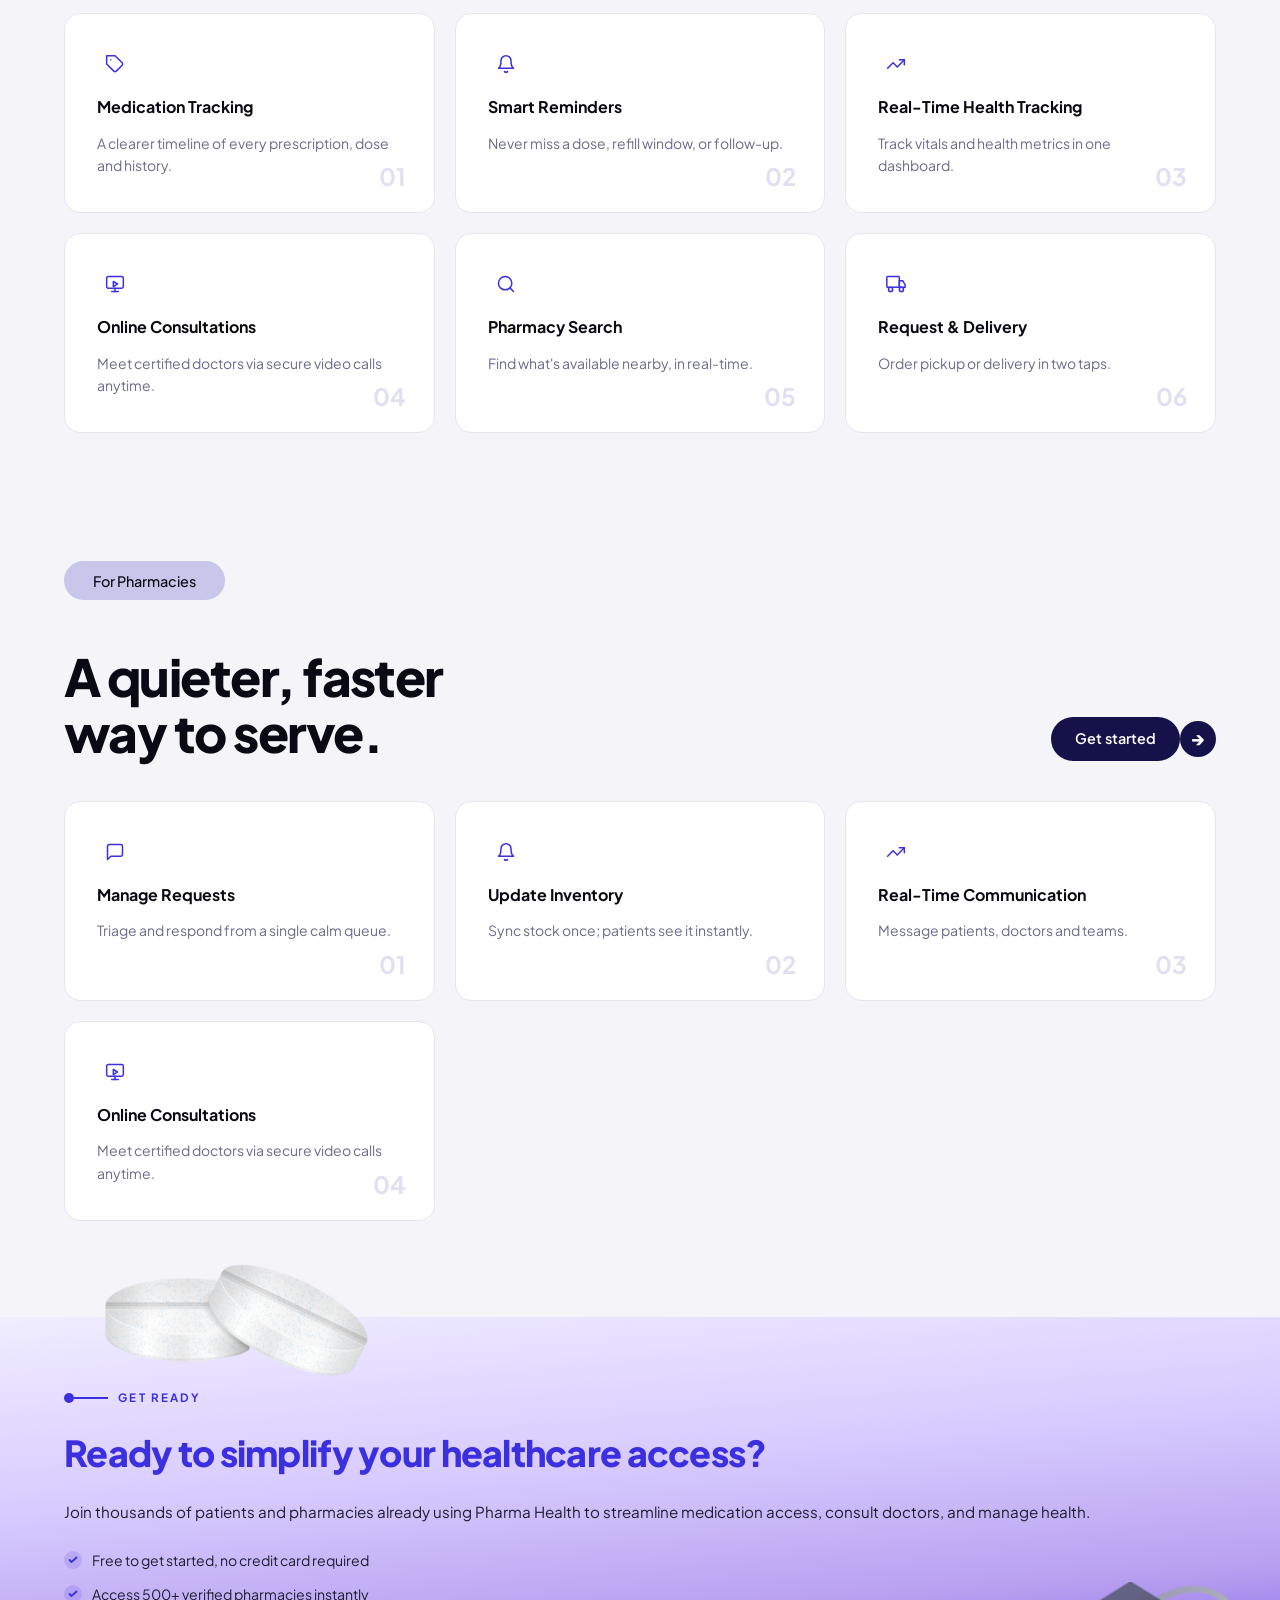
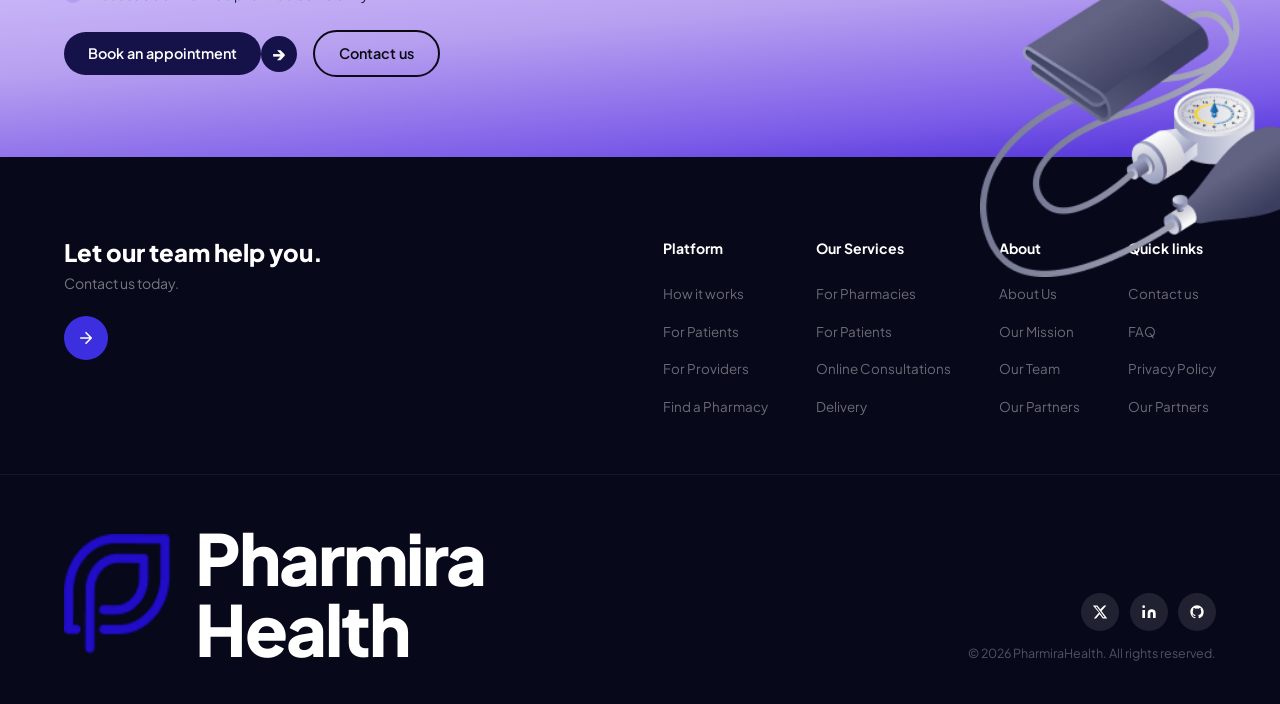
<file: pages/services.html>
<!DOCTYPE html>
<html lang="en">
<head>
  <meta charset="UTF-8" />
  <meta name="viewport" content="width=device-width, initial-scale=1.0" />
  <title>Services | PharmiraHealth</title>
  <link rel="stylesheet" href="../assets/css/main.css" />
  <link rel="stylesheet" href="../assets/css/pages/services.css" />
  <link rel="stylesheet" href="../assets/css/components/navbar.css" />
  <link rel="stylesheet" href="../assets/css/components/footer.css" />
</head>
<body>

  <!--  SERVICES HERO  -->
  <div class="services-hero">

    <div id="navbar-root"></div>

    <div class="services-hero__content">
      <p class="services-hero__subtitle" data-animate data-hero>Everything your medication journey needs. In one place.</p>
      <h1 class="services-hero__heading" data-animate data-hero data-delay="1">WHAT WE DO</h1>
    </div>

    <div class="services-hero__image" data-animate data-hero data-delay="2">
      <img src="../assets/images/main-about.png" alt="Pharmira Health services" />
    </div>

  </div>

  <!--  SERVICES CONTENT  -->
  <section class="services-content">

    <div class="services-intro">
      <h2 class="services-intro__heading" data-animate>
        Everything you need. <span class="services-intro__highlight">Nothing you don't.</span>
      </h2>
      <p class="services-intro__text" data-animate data-delay="1">
        Through verified pharmacies, real-time availability, and a platform built for simplicity,
        we help patients find, request, and receive their medication without the friction that's
        held healthcare back for too long.
      </p>
    </div>

    <div class="services-tabs">
      <button class="services-tab services-tab--active">For Patients</button>
    </div>

    <div class="services-cards-header">
      <h3 class="services-cards-title" data-animate>Care that fits in your pocket</h3>
      <div class="btn-wrap">
        <a href="#" class="btn btn-primary">Get started</a>
        <a href="#" class="btn-circle">→</a>
      </div>
    </div>

    <div class="services-grid">

      <div class="service-card">
        <div class="service-card__icon">
          <svg width="20" height="20" viewBox="0 0 24 24" fill="none" stroke="currentColor" stroke-width="1.8" stroke-linecap="round" stroke-linejoin="round">
            <path d="M20.59 13.41l-7.17 7.17a2 2 0 0 1-2.83 0L2 12V2h10l8.59 8.59a2 2 0 0 1 0 2.82z"/><line x1="7" y1="7" x2="7.01" y2="7"/>
          </svg>
        </div>
        <h4 class="service-card__title">Medication Tracking</h4>
        <p class="service-card__desc">A clearer timeline of every prescription, dose and history.</p>
        <span class="service-card__num">01</span>
      </div>

      <div class="service-card">
        <div class="service-card__icon">
          <svg width="20" height="20" viewBox="0 0 24 24" fill="none" stroke="currentColor" stroke-width="1.8" stroke-linecap="round" stroke-linejoin="round">
            <path d="M18 8A6 6 0 0 0 6 8c0 7-3 9-3 9h18s-3-2-3-9"/><path d="M13.73 21a2 2 0 0 1-3.46 0"/>
          </svg>
        </div>
        <h4 class="service-card__title">Smart Reminders</h4>
        <p class="service-card__desc">Never miss a dose, refill window, or follow-up.</p>
        <span class="service-card__num">02</span>
      </div>

      <div class="service-card">
        <div class="service-card__icon">
          <svg width="20" height="20" viewBox="0 0 24 24" fill="none" stroke="currentColor" stroke-width="1.8" stroke-linecap="round" stroke-linejoin="round">
            <polyline points="22 7 13.5 15.5 8.5 10.5 2 17"/><polyline points="16 7 22 7 22 13"/>
          </svg>
        </div>
        <h4 class="service-card__title">Real-Time Health Tracking</h4>
        <p class="service-card__desc">Track vitals and health metrics in one dashboard.</p>
        <span class="service-card__num">03</span>
      </div>

      <div class="service-card">
        <div class="service-card__icon">
          <svg width="20" height="20" viewBox="0 0 24 24" fill="none" stroke="currentColor" stroke-width="1.8" stroke-linecap="round" stroke-linejoin="round">
            <rect x="2" y="3" width="20" height="14" rx="2"/><line x1="8" y1="21" x2="16" y2="21"/><line x1="12" y1="17" x2="12" y2="21"/>
            <polygon points="10 9 15 12 10 15 10 9"/>
          </svg>
        </div>
        <h4 class="service-card__title">Online Consultations</h4>
        <p class="service-card__desc">Meet certified doctors via secure video calls anytime.</p>
        <span class="service-card__num">04</span>
      </div>

      <div class="service-card">
        <div class="service-card__icon">
          <svg width="20" height="20" viewBox="0 0 24 24" fill="none" stroke="currentColor" stroke-width="1.8" stroke-linecap="round" stroke-linejoin="round">
            <circle cx="11" cy="11" r="8"/><line x1="21" y1="21" x2="16.65" y2="16.65"/>
          </svg>
        </div>
        <h4 class="service-card__title">Pharmacy Search</h4>
        <p class="service-card__desc">Find what's available nearby, in real-time.</p>
        <span class="service-card__num">05</span>
      </div>

      <div class="service-card">
        <div class="service-card__icon">
          <svg width="20" height="20" viewBox="0 0 24 24" fill="none" stroke="currentColor" stroke-width="1.8" stroke-linecap="round" stroke-linejoin="round">
            <rect x="1" y="3" width="15" height="13" rx="1"/><path d="M16 8h4l3 5v3h-7V8z"/><circle cx="5.5" cy="18.5" r="2.5"/><circle cx="18.5" cy="18.5" r="2.5"/>
          </svg>
        </div>
        <h4 class="service-card__title">Request &amp; Delivery</h4>
        <p class="service-card__desc">Order pickup or delivery in two taps.</p>
        <span class="service-card__num">06</span>
      </div>

    </div>

  </section>

  <!--  FOR PHARMACIES  -->
  <section class="services-pharmacies">

    <div class="services-tabs">
      <button class="services-tab services-tab--active">For Pharmacies</button>
    </div>

    <div class="services-cards-header">
      <h3 class="services-cards-title" data-animate>A quieter, faster way to serve.</h3>
      <div class="btn-wrap">
        <a href="#" class="btn btn-primary">Get started</a>
        <a href="#" class="btn-circle">→</a>
      </div>
    </div>

    <div class="services-grid">

      <div class="service-card">
        <div class="service-card__icon">
          <svg width="20" height="20" viewBox="0 0 24 24" fill="none" stroke="currentColor" stroke-width="1.8" stroke-linecap="round" stroke-linejoin="round">
            <path d="M21 15a2 2 0 0 1-2 2H7l-4 4V5a2 2 0 0 1 2-2h14a2 2 0 0 1 2 2z"/>
          </svg>
        </div>
        <h4 class="service-card__title">Manage Requests</h4>
        <p class="service-card__desc">Triage and respond from a single calm queue.</p>
        <span class="service-card__num">01</span>
      </div>

      <div class="service-card">
        <div class="service-card__icon">
          <svg width="20" height="20" viewBox="0 0 24 24" fill="none" stroke="currentColor" stroke-width="1.8" stroke-linecap="round" stroke-linejoin="round">
            <path d="M18 8A6 6 0 0 0 6 8c0 7-3 9-3 9h18s-3-2-3-9"/><path d="M13.73 21a2 2 0 0 1-3.46 0"/>
          </svg>
        </div>
        <h4 class="service-card__title">Update Inventory</h4>
        <p class="service-card__desc">Sync stock once; patients see it instantly.</p>
        <span class="service-card__num">02</span>
      </div>

      <div class="service-card">
        <div class="service-card__icon">
          <svg width="20" height="20" viewBox="0 0 24 24" fill="none" stroke="currentColor" stroke-width="1.8" stroke-linecap="round" stroke-linejoin="round">
            <polyline points="22 7 13.5 15.5 8.5 10.5 2 17"/><polyline points="16 7 22 7 22 13"/>
          </svg>
        </div>
        <h4 class="service-card__title">Real-Time Communication</h4>
        <p class="service-card__desc">Message patients, doctors and teams.</p>
        <span class="service-card__num">03</span>
      </div>

      <div class="service-card">
        <div class="service-card__icon">
          <svg width="20" height="20" viewBox="0 0 24 24" fill="none" stroke="currentColor" stroke-width="1.8" stroke-linecap="round" stroke-linejoin="round">
            <rect x="2" y="3" width="20" height="14" rx="2"/><line x1="8" y1="21" x2="16" y2="21"/><line x1="12" y1="17" x2="12" y2="21"/>
            <polygon points="10 9 15 12 10 15 10 9"/>
          </svg>
        </div>
        <h4 class="service-card__title">Online Consultations</h4>
        <p class="service-card__desc">Meet certified doctors via secure video calls anytime.</p>
        <span class="service-card__num">04</span>
      </div>

    </div>

    <img class="services-pharmacies__pill" src="../assets/images/big-pill.png" alt="" aria-hidden="true" />

  </section>

  <!--  CTA  -->
  <section class="cta-section">

    <div class="cta-inner">

      <div class="cta-label" data-animate>
        <span class="cta-label__dot"></span>
        <span class="cta-label__line"></span>
        <span>GET READY</span>
      </div>

      <h2 class="cta-heading" data-animate data-delay="1">Ready to simplify your healthcare access?</h2>

      <p class="cta-body" data-animate data-delay="2">Join thousands of patients and pharmacies already using Pharma Health to streamline medication access, consult doctors, and manage health.</p>

      <ul class="cta-checks" data-animate data-delay="3">
        <li>
          <svg width="18" height="18" viewBox="0 0 18 18" fill="none"><circle cx="9" cy="9" r="9" fill="#3b2fe0" fill-opacity="0.15"/><path d="M5.5 9L7.5 11L12.5 6.5" stroke="#3b2fe0" stroke-width="1.8" stroke-linecap="round" stroke-linejoin="round"/></svg>
          Free to get started, no credit card required
        </li>
        <li>
          <svg width="18" height="18" viewBox="0 0 18 18" fill="none"><circle cx="9" cy="9" r="9" fill="#3b2fe0" fill-opacity="0.15"/><path d="M5.5 9L7.5 11L12.5 6.5" stroke="#3b2fe0" stroke-width="1.8" stroke-linecap="round" stroke-linejoin="round"/></svg>
          Access 500+ verified pharmacies instantly
        </li>
      </ul>

      <div class="cta-buttons" data-animate data-delay="4">
        <div class="btn-wrap">
          <a href="#" class="btn btn-dark">Book an appointment</a>
          <a href="#" class="btn-circle">→</a>
        </div>
        <a href="contact.html" class="btn btn-outline">Contact us</a>
      </div>

    </div>

    <img src="../assets/images/full-seth.png" alt="" class="cta__seth" aria-hidden="true" />

  </section>

  <div id="footer-root"></div>

  <script src="../assets/js/main.js"></script>
  <script src="../assets/js/pages/services.js"></script>
  <script src="../assets/js/components/navbar.js"></script>
  <script src="../assets/js/components/footer.js"></script>
  <script src="../assets/js/components/animations.js"></script>
</body>
</html>
</file>
<file: assets/css/main.css>
@import url('https://fonts.googleapis.com/css2?family=Plus+Jakarta+Sans:wght@400;500;600;700;800&display=swap');

/* ── Video Intro Splash ── */
.video-intro {
  position: fixed;
  inset: 0;
  z-index: 9999;
  background: #000;
  display: flex;
  align-items: center;
  justify-content: center;
  transform-origin: top left;
  transition: opacity 0.85s ease, transform 0.85s cubic-bezier(0.4, 0, 0.2, 1), border-radius 0.85s ease;
}

.video-intro video {
  width: 100%;
  height: 100%;
  object-fit: cover;
  display: block;
}

.video-intro__skip {
  position: absolute;
  bottom: 2rem;
  right: 2rem;
  background: rgba(255, 255, 255, 0.12);
  color: #fff;
  border: 1px solid rgba(255, 255, 255, 0.35);
  padding: 0.5rem 1.4rem;
  border-radius: 99px;
  font-family: var(--font-base);
  font-size: 0.875rem;
  letter-spacing: 0.03em;
  cursor: pointer;
  backdrop-filter: blur(8px);
  -webkit-backdrop-filter: blur(8px);
  transition: background 0.2s;
}

.video-intro__skip:hover {
  background: rgba(255, 255, 255, 0.26);
}

.video-intro--fade {
  opacity: 0;
  transform: scale(0.04);
  border-radius: 50%;
  pointer-events: none;
}

/* ── Reset & base ── */
*, *::before, *::after {
  box-sizing: border-box;
  margin: 0;
  padding: 0;
}

:root {
  --color-primary: #0d6e6e;
  --color-secondary: #f4f9f9;
  --color-accent: #16a34a;
  --color-text: #1a1a2e;
  --font-base: 'Plus Jakarta Sans', system-ui, sans-serif;
}

body {
  font-family: var(--font-base);
  color: var(--color-text);
  background-color: var(--color-secondary);
  line-height: 1.6;
}

img {
  max-width: 100%;
  display: block;
}

a {
  text-decoration: none;
  color: inherit;
}

/* ── Split button: text pill + external circle ── */
.btn-wrap {
  display: inline-flex;
  align-items: center;
  gap: 0;
}

.btn-circle {
  display: inline-flex;
  align-items: center;
  justify-content: center;
  width: 36px;
  height: 36px;
  border-radius: 50%;
  background: #15124a;
  color: #fff;
  font-size: 1.1rem;
  font-weight: 700;
  line-height: 1;
  -webkit-text-stroke: 0.5px #fff;
  flex-shrink: 0;
  text-decoration: none;
  transition: opacity 0.2s, transform 0.15s;
  cursor: pointer;
}

.btn-circle:hover {
  opacity: 0.88;
  transform: translateY(-1px);
}

/* ── Scroll & load animations ── */
@keyframes ph-fadeUp {
  from { opacity: 0; transform: translateY(24px); }
  to   { opacity: 1; transform: translateY(0); }
}

[data-animate] {
  opacity: 0;
  transform: translateY(24px);
}

[data-animate].is-visible {
  animation: ph-fadeUp 0.6s ease both;
}

[data-animate][data-delay="1"].is-visible { animation-delay: 0.1s; }
[data-animate][data-delay="2"].is-visible { animation-delay: 0.2s; }
[data-animate][data-delay="3"].is-visible { animation-delay: 0.3s; }
[data-animate][data-delay="4"].is-visible { animation-delay: 0.4s; }
[data-animate][data-delay="5"].is-visible { animation-delay: 0.5s; }
[data-animate][data-delay="6"].is-visible { animation-delay: 0.6s; }

@media (prefers-reduced-motion: reduce) {
  [data-animate] { opacity: 1 !important; transform: none !important; }
  [data-animate].is-visible { animation: none !important; }
}
</file>
<file: assets/css/pages/about.css>
/* ══════════════════════════════════════
   SHARED: Navbar + Buttons
   (home.css not loaded on this page)
══════════════════════════════════════ */

.navbar {
  display: flex;
  align-items: center;
  justify-content: space-between;
  padding: 1.5rem 3rem;
  position: relative;
  z-index: 20;
}

.nav-logo {
  display: flex;
  align-items: center;
  gap: 0.6rem;
}

.nav-logo img {
  height: 42px;
  width: auto;
}

.nav-logo-name {
  font-size: 1rem;
  font-weight: 700;
  color: #fff;
  white-space: nowrap;
  letter-spacing: -0.01em;
}

.nav-links {
  display: flex;
  gap: 2rem;
  align-items: center;
  background: rgba(255, 255, 255, 0.08);
  backdrop-filter: blur(10px);
  -webkit-backdrop-filter: blur(10px);
  border: 1px solid rgba(255, 255, 255, 0.16);
  border-radius: 50px;
  padding: 0.6rem 2rem;
}

.nav-links a {
  font-size: 0.95rem;
  color: rgba(255, 255, 255, 0.7);
  font-weight: 500;
  transition: color 0.2s;
  white-space: nowrap;
}

.nav-links a.active {
  color: #4d4bff;
  font-weight: 700;
}

.nav-links a:hover {
  color: #fff;
}

.btn {
  display: inline-flex;
  align-items: center;
  gap: 0.5rem;
  padding: 0.65rem 1.5rem;
  border-radius: 50px;
  font-weight: 600;
  font-size: 0.9rem;
  font-family: inherit;
  cursor: pointer;
  border: none;
  transition: opacity 0.2s, transform 0.15s;
  text-decoration: none;
  white-space: nowrap;
}

.btn:hover {
  opacity: 0.88;
  transform: translateY(-1px);
}

.btn-dark {
  background: #15124a;
  color: #fff;
}

.btn-icon {
  display: inline-flex;
  align-items: center;
  justify-content: center;
  width: 26px;
  height: 26px;
  border-radius: 50%;
  background: rgba(255, 255, 255, 0.15);
  font-size: 0.85rem;
  flex-shrink: 0;
}

/* ══════════════════════════════════════
   ABOUT HERO
══════════════════════════════════════ */

.about-hero {
  background: #07082a;
  min-height: 100vh;
  position: relative;
  overflow: hidden;
  display: flex;
  flex-direction: column;
}

/* Subtle grid overlay */
.about-hero::after {
  content: '';
  position: absolute;
  inset: 0;
  z-index: 1;
  pointer-events: none;
  background-image:
    repeating-linear-gradient(
      0deg,
      transparent,
      transparent 59px,
      rgba(255, 255, 255, 0.05) 59px,
      rgba(255, 255, 255, 0.05) 60px
    ),
    repeating-linear-gradient(
      90deg,
      transparent,
      transparent 59px,
      rgba(255, 255, 255, 0.05) 59px,
      rgba(255, 255, 255, 0.05) 60px
    );
}

/* Text content area */
.about-hero__content {
  display: flex;
  flex-direction: column;
  align-items: center;
  gap: 1.5rem;
  padding: 4rem 3rem 0;
  position: relative;
  z-index: 10;
  text-align: center;
}

.about-hero__subtitle {
  font-size: 1.05rem;
  color: rgba(255, 255, 255, 0.75);
  font-weight: 400;
  line-height: 1.6;
}

.about-hero__heading {
  font-size: clamp(4.5rem, 13vw, 11rem);
  font-weight: 800;
  color: #3b2fe0;
  letter-spacing: -0.02em;
  line-height: 0.9;
  margin: 0;
}

/* Image anchored to bottom */
.about-hero__image {
  position: relative;
  z-index: 10;
  padding: 3rem 3rem 0;
  margin-top: auto;
}

.about-hero__image img {
  width: 100%;
  display: block;
  border-radius: 18px 18px 0 0;
}

/* ══════════════════════════════════════
   BELIEF SECTION
══════════════════════════════════════ */

.belief-section {
  background: #fff;
  padding: 5rem 4rem 6rem;
  position: relative;
  overflow: hidden;
}

.belief-heading {
  font-size: clamp(2.8rem, 7vw, 6.5rem);
  font-weight: 800;
  color: #0a0a14;
  line-height: 1.18;
  letter-spacing: -0.03em;
  max-width: 1100px;
  margin-bottom: 5rem;
}

/* Two-column body: text left, image right */
.belief-body {
  display: grid;
  grid-template-columns: 1fr 1.1fr;
  gap: 4rem;
  align-items: center;
}

.belief-text {
  display: flex;
  flex-direction: column;
  gap: 1.5rem;
}

.belief-text p {
  font-size: 0.95rem;
  color: #2a2a3e;
  line-height: 1.75;
}

.belief-image img {
  width: 100%;
  display: block;
}

/* Big pill — bottom left corner */
.belief__big-pill {
  position: absolute;
  bottom: -30px;
  left: -30px;
  width: 320px;
  pointer-events: none;
  z-index: 1;
}

/* ══════════════════════════════════════
   OUR STORY SECTION
══════════════════════════════════════ */

.story-section {
  background-color: #f5f4f9;
  background-image: url('../../images/bg-1.png');
  background-repeat: no-repeat;
  background-position: left center;
  background-size: contain;
  padding: 5rem 4rem;
  position: relative;
}

.story-inner {
  display: grid;
  grid-template-columns: 220px 1fr;
  gap: 4rem;
  max-width: 1300px;
  margin: 0 auto;
  align-items: flex-start;
}

/* Left column */
.story-left {
  position: relative;
  min-height: 580px;
}

.story-label {
  display: flex;
  align-items: center;
  gap: 0;
  font-size: 1.05rem;
  font-weight: 700;
  color: #0a0a14;
  position: relative;
  z-index: 2;
  white-space: nowrap;
}

.story-label__dot {
  width: 10px;
  height: 10px;
  border-radius: 50%;
  background: #3b2fe0;
  flex-shrink: 0;
}

.story-label__line {
  width: 32px;
  height: 2px;
  background: #0a0a14;
  flex-shrink: 0;
  margin-right: 0.65rem;
}

/* bg-1 as background image on the left column */

/* Right column */
.story-right {
  display: flex;
  flex-direction: column;
  gap: 2.5rem;
}

.story-heading {
  font-size: clamp(2.4rem, 5vw, 4.5rem);
  font-weight: 800;
  color: #0a0a14;
  line-height: 1.1;
  letter-spacing: -0.02em;
}

.story-accent {
  color: #3b2fe0;
}

.story-body {
  font-size: 1rem;
  color: #2a2a3e;
  line-height: 1.9;
  letter-spacing: 0.01em;
}

.story-divider {
  border: none;
  border-top: 1px solid rgba(0, 0, 0, 0.1);
  margin: 0;
}

.story-quote {
  font-size: 1.35rem;
  font-weight: 800;
  font-style: italic;
  color: #0a0a14;
  line-height: 1.55;
  letter-spacing: -0.01em;
}

/* ══════════════════════════════════════
   OUR PLATFORM SECTION
══════════════════════════════════════ */

.platform-section {
  background-color: #f5f4f9;
  background-image: url('../../images/bg-2.png');
  background-repeat: no-repeat;
  background-position: right center;
  background-size: 52%;
  padding: 5rem 4rem 6rem;
  overflow: hidden;
}

/* Top row */
.platform-top {
  display: flex;
  justify-content: space-between;
  align-items: flex-start;
  margin-bottom: 3.5rem;
}

.platform-heading {
  font-size: clamp(1.8rem, 3vw, 3rem);
  font-weight: 800;
  color: #0a0a14;
  line-height: 1.3;
  letter-spacing: -0.03em;
  max-width: 620px;
}

.platform-accent {
  color: #3b2fe0;
}

.platform-label {
  display: flex;
  align-items: center;
  gap: 0;
  font-size: 0.9rem;
  font-weight: 600;
  color: #0a0a14;
  white-space: nowrap;
  padding-top: 0.4rem;
}

.platform-label__dot {
  width: 10px;
  height: 10px;
  border-radius: 50%;
  background: #3b2fe0;
  flex-shrink: 0;
}

.platform-label__line {
  width: 32px;
  height: 2px;
  background: #0a0a14;
  flex-shrink: 0;
  margin-right: 0.65rem;
}

/* Cards grid */
.platform-cards {
  display: grid;
  grid-template-columns: 1fr 1fr;
  gap: 1.5rem;
  position: relative;
  z-index: 2;
}

.platform-card {
  border-radius: 20px;
  padding: 2.5rem 2.5rem 2rem;
  display: flex;
  flex-direction: column;
  gap: 1.25rem;
  position: relative;
  overflow: hidden;
  min-height: 520px;
}

/* Light card */
.platform-card--light {
  background: #ccc8f0;
}

/* Dark card */
.platform-card--dark {
  background: #0d0b30;
}

/* Card tag: line + label */
.platform-card__tag {
  display: flex;
  align-items: center;
  gap: 0.6rem;
  font-size: 0.85rem;
  font-weight: 600;
}

.card-tag-line {
  display: inline-block;
  width: 28px;
  height: 2px;
  flex-shrink: 0;
}

.platform-card--light .platform-card__tag { color: #3b2fe0; }
.platform-card--light .card-tag-line      { background: #3b2fe0; }

.platform-card--dark .platform-card__tag { color: rgba(255,255,255,0.75); }
.platform-card--dark .card-tag-line      { background: rgba(255,255,255,0.55); }

/* Card heading */
.platform-card__heading {
  font-size: 1.5rem;
  font-weight: 800;
  line-height: 1.25;
  letter-spacing: -0.02em;
}

.platform-card--light .platform-card__heading { color: #3b2fe0; }
.platform-card--dark  .platform-card__heading { color: #fff; }

/* Card body */
.platform-card__body {
  font-size: 0.9rem;
  line-height: 1.7;
}

.platform-card--light .platform-card__body { color: #1e1e3a; }
.platform-card--dark  .platform-card__body { color: rgba(255,255,255,0.65); }

/* Bullet list */
.platform-card__list {
  list-style: none;
  display: flex;
  flex-direction: column;
  gap: 0.6rem;
}

.platform-card__list li {
  font-size: 0.88rem;
  line-height: 1.55;
  padding-left: 1rem;
  position: relative;
}

.platform-card__list li::before {
  content: '·';
  position: absolute;
  left: 0;
  font-size: 1.2rem;
  line-height: 1.2;
}

.platform-card--light .platform-card__list li          { color: #1e1e3a; }
.platform-card--light .platform-card__list li::before  { color: #1e1e3a; }

.platform-card--dark .platform-card__list li           { color: rgba(255,255,255,0.7); }
.platform-card--dark .platform-card__list li::before   { color: rgba(255,255,255,0.7); }

/* Logo watermark — bottom right */
.platform-card__mark {
  position: absolute;
  bottom: 1.5rem;
  right: 1.75rem;
  width: 56px;
  opacity: 0.12;
  pointer-events: none;
}

.platform-card--dark .platform-card__mark {
  opacity: 0.15;
  filter: invert(1);
}

/* ══════════════════════════════════════
   OUR VISION SECTION
══════════════════════════════════════ */

.vision-section {
  background-color: #eeedfb;
  background-image: url('../../images/bg-3.png');
  background-repeat: no-repeat;
  background-size: cover;
  background-position: center;
  padding: 5rem 2rem 8rem;
  overflow: hidden;
}

.vision-heading {
  font-size: clamp(2.8rem, 6vw, 5rem);
  font-weight: 800;
  color: #0a0a14;
  text-align: center;
  letter-spacing: -0.03em;
  margin-bottom: 4rem;
}

/* Fanned card scene */
.cards-scene {
  display: flex;
  align-items: center;
  justify-content: center;
  padding: 3rem 1rem;
  gap: 0;
  position: relative;
  min-height: 420px;
  overflow: hidden;
}

.card {
  width: 240px;
  min-height: 320px;
  border-radius: 20px;
  padding: 28px 24px 24px;
  display: flex;
  flex-direction: column;
  justify-content: space-between;
  position: relative;
  cursor: pointer;
  flex-shrink: 0;
  transition: transform 0.3s ease;
}

.card:hover {
  transform: rotate(0deg) translateY(-12px) !important;
  z-index: 10 !important;
}

/* Light cards: dark text */
.card.light .card-body p {
  font-size: 14px;
  line-height: 1.6;
  color: rgba(20, 15, 60, 0.78);
}

.card.light .card-title {
  font-size: 18px;
  font-weight: 700;
  line-height: 1.3;
  color: rgba(20, 15, 60, 0.88);
}

.card.light .card-title span {
  display: block;
  color: #3d32b8;
}

/* Dark cards: white text */
.card.dark .card-body p {
  font-size: 14px;
  line-height: 1.6;
  color: rgba(255, 255, 255, 0.88);
}

.card.dark .card-title {
  font-size: 18px;
  font-weight: 700;
  line-height: 1.3;
  color: rgba(255, 255, 255, 0.95);
}

.card.dark .card-title span {
  display: block;
  color: #c4c0ff;
}

.card-footer {
  display: flex;
  align-items: flex-end;
  justify-content: space-between;
  gap: 12px;
}

.arrow-btn {
  width: 44px;
  height: 44px;
  min-width: 44px;
  border-radius: 50%;
  background: #3b31c4;
  border: none;
  display: flex;
  align-items: center;
  justify-content: center;
  cursor: pointer;
  transition: background 0.2s, transform 0.15s;
}

.arrow-btn:hover {
  background: #2c24a0;
  transform: scale(1.08);
}

.arrow-btn svg {
  width: 18px;
  height: 18px;
}

/* ══════════════════════════════════════
   CTA SECTION  (about-page colours)
══════════════════════════════════════ */

.cta-section {
  background: linear-gradient(175deg, #f0edff 0%, #d8ccff 35%, #b8a0f0 65%, #7b5ce8 88%, #4e2fd8 100%);
  padding: 4.5rem 4rem 5rem;
  position: relative;
  overflow: visible;
}

.cta-inner {
  display: grid;
  grid-template-columns: 1fr 1fr;
  gap: 4rem;
  align-items: flex-start;
  max-width: 1300px;
  position: relative;
  z-index: 2;
}

.cta-left {
  display: flex;
  flex-direction: column;
  gap: 1.5rem;
  align-items: flex-start;
}

.cta-label {
  display: flex;
  align-items: center;
  gap: 0;
  font-size: 0.72rem;
  font-weight: 700;
  letter-spacing: 0.18em;
  text-transform: uppercase;
  color: #3b2fe0;
}

.cta-label__dot {
  width: 10px;
  height: 10px;
  border-radius: 50%;
  background: #3b2fe0;
  flex-shrink: 0;
}

.cta-label__line {
  width: 34px;
  height: 2px;
  background: #3b2fe0;
  flex-shrink: 0;
  margin-right: 0.65rem;
}

.cta-heading {
  font-size: clamp(1.8rem, 2.8vw, 2.5rem);
  font-weight: 800;
  color: #3b2fe0;
  line-height: 1.22;
  letter-spacing: -0.02em;
}

.cta-body {
  font-size: 0.95rem;
  color: #1e1e30;
  line-height: 1.7;
  max-width: 400px;
}

.cta-checks {
  list-style: none;
  display: flex;
  flex-direction: column;
  gap: 0.75rem;
}

.cta-checks li {
  display: flex;
  align-items: center;
  gap: 0.65rem;
  font-size: 0.88rem;
  color: #1e1e30;
}

.cta-buttons {
  display: flex;
  align-items: center;
  gap: 1rem;
  flex-wrap: wrap;
}

.btn-outline {
  background: transparent;
  color: #0a0a14;
  border: 2px solid #0a0a14;
}

/* Right: two cards */
.cta-cards {
  display: grid;
  grid-template-columns: 1fr 1fr;
  gap: 1.25rem;
  align-self: flex-start;
}

.cta-card {
  background: rgba(255, 255, 255, 0.18);
  backdrop-filter: blur(16px);
  -webkit-backdrop-filter: blur(16px);
  border: 1px solid rgba(255, 255, 255, 0.38);
  border-radius: 18px;
  padding: 1.75rem 1.5rem 1.5rem;
  display: flex;
  flex-direction: column;
  gap: 0.75rem;
  min-height: 250px;
}

.cta-card__icon {
  width: 46px;
  height: 46px;
  background: #3b2fe0;
  border-radius: 12px;
  display: flex;
  align-items: center;
  justify-content: center;
  color: #fff;
  flex-shrink: 0;
}

.cta-card h3 {
  font-size: 1.05rem;
  font-weight: 700;
  color: #0a0a14;
}

.cta-card p {
  font-size: 0.82rem;
  color: rgba(10, 10, 30, 0.6);
  line-height: 1.6;
  flex: 1;
}

.cta-card .btn-wrap {
  margin-top: auto;
  align-self: flex-start;
}

/* full-seth — bottom right, straddles footer */
.cta__seth {
  position: absolute;
  bottom: -120px;
  right: 0;
  width: 300px;
  pointer-events: none;
  z-index: 10;
}

/* ══════════════════════════════════════
   RESPONSIVE — tablet (≤ 960px)
══════════════════════════════════════ */
@media (max-width: 960px) {
  .navbar {
    flex-wrap: wrap;
    gap: 1rem;
    padding: 1rem 1.5rem;
  }
  .nav-links {
    order: 3;
    width: 100%;
    justify-content: center;
    flex-wrap: wrap;
    gap: 1rem 1.5rem;
    padding: 0.6rem 1.25rem;
  }
  .about-hero { min-height: auto; }
  .about-hero__content { padding: 3rem 2rem 0; }
  .about-hero__image { padding: 2rem 2rem 0; margin-top: 2rem; }

  .belief-section { padding: 3.5rem 2rem 5rem; }
  .belief-body { grid-template-columns: 1fr; gap: 2.5rem; }
  .belief-heading { font-size: clamp(2.2rem, 6vw, 3.8rem); margin-bottom: 2.5rem; }

  .story-section { padding: 3.5rem 2rem; background-size: auto 60%; }
  .story-inner { grid-template-columns: 1fr; gap: 2rem; }
  .story-left { min-height: auto; }

  .platform-section { padding: 3.5rem 2rem 5rem; background-size: 80%; background-position: right bottom; }
  .platform-top { flex-direction: column; gap: 1.5rem; margin-bottom: 2.5rem; }
  .platform-cards { grid-template-columns: 1fr; }
  .platform-card { min-height: auto; }

  .vision-section { padding: 4rem 1rem 6rem; }
  .cards-scene { padding: 2rem 0.5rem; min-height: 340px; }
  .card { width: 190px; min-height: 270px; padding: 20px 18px 18px; }

  .cta-section { padding: 4rem 2rem 4.5rem; }
  .cta-inner { grid-template-columns: 1fr; gap: 2.5rem; }
  .cta-cards { grid-template-columns: 1fr 1fr; }
  .cta__seth { width: 180px; bottom: -60px; }

}

/* ══════════════════════════════════════
   RESPONSIVE — mobile (≤ 600px)
══════════════════════════════════════ */
@media (max-width: 600px) {
  .navbar { padding: 1rem 1.25rem; }
  .nav-links { display: none; }
  .about-hero { min-height: auto; }
  .about-hero__content { padding: 2rem 1.25rem 0; }
  .about-hero__heading { font-size: clamp(3rem, 16vw, 5rem); }
  .about-hero__image { padding: 1.5rem 1.25rem 0; margin-top: 1.5rem; }

  .belief-section { padding: 2.5rem 1.25rem 4rem; }
  .belief-heading { font-size: clamp(2rem, 9vw, 3rem); margin-bottom: 2rem; }
  .belief__big-pill { width: 140px; }

  .story-section { padding: 2.5rem 1.25rem; }
  .story-heading { font-size: clamp(2rem, 8vw, 3rem); }
  .story-quote { font-size: 1.05rem; }

  .platform-section { padding: 2.5rem 1.25rem 4rem; background-size: 120%; }
  .platform-heading { font-size: clamp(2rem, 8vw, 3rem); }
  .platform-card { padding: 2rem 1.5rem 1.75rem; }

  .vision-section { padding: 3rem 0.5rem 5rem; }
  .cards-scene { flex-direction: column; align-items: center; min-height: auto; padding: 1.5rem 1rem; gap: 1rem; overflow: visible; }
  .card { width: 85%; max-width: 340px; transform: none !important; }
  .card:hover { transform: translateY(-8px) !important; }

  .cta-section { padding: 3rem 1.25rem 3.5rem; }
  .cta-cards { grid-template-columns: 1fr; }
  .cta__seth { display: none; }
  .cta-heading { font-size: 1.8rem; }

}
</file>
<file: assets/css/components/navbar.css>
/* Navbar component styles */

/* ── Hamburger button (hidden on desktop/tablet) ── */
.nav-hamburger {
  display: none;
  background: none;
  border: none;
  cursor: pointer;
  padding: 4px;
  color: #1a1454;
  flex-shrink: 0;
  line-height: 0;
  align-items: center;
  justify-content: center;
}

.ham-close { display: none; }

.nav-hamburger.is-active .ham-open { display: none; }
.nav-hamburger.is-active .ham-close { display: block; }

/* ── Mobile dropdown ── */
.nav-mobile-dropdown {
  position: fixed;
  left: 1rem;
  right: 1rem;
  top: 72px; /* fallback, overridden by JS */
  background: #ffffff;
  border-radius: 20px;
  box-shadow: 0 10px 40px rgba(20, 10, 80, 0.15);
  display: none;
  flex-direction: column;
  z-index: 999;
  overflow: hidden;
}

.nav-mobile-dropdown.is-open {
  display: flex;
}

.nav-mobile-link {
  display: block;
  padding: 1.1rem 1.5rem;
  font-size: 1rem;
  font-weight: 500;
  color: #1a1454;
  text-decoration: none;
  font-family: inherit;
  transition: background 0.15s;
}

.nav-mobile-link:hover {
  background: rgba(59, 47, 224, 0.04);
}

.nav-mobile-link.active {
  font-weight: 700;
  color: #3b2fe0;
}

/* ── "Where to start" — pill + separate circle ── */
.nav-mobile-cta-row {
  display: flex;
  align-items: center;
  gap: 0.5rem;
  padding: 0.7rem;
}

.nav-mobile-cta {
  flex: 1;
  display: flex;
  align-items: center;
  justify-content: center;
  padding: 1rem 1.5rem;
  background: rgba(196, 181, 245, 0.75);
  border-radius: 50px;
  text-decoration: none;
  color: #fff;
  font-weight: 700;
  font-size: 1rem;
  font-family: inherit;
  transition: background 0.2s;
  white-space: nowrap;
}

.nav-mobile-cta:hover {
  background: rgba(196, 181, 245, 0.95);
}

.nav-mobile-cta-circle {
  display: flex;
  align-items: center;
  justify-content: center;
  width: 52px;
  height: 52px;
  border-radius: 50%;
  background: rgba(196, 181, 245, 0.75);
  color: #fff;
  font-size: 1.2rem;
  line-height: 1;
  flex-shrink: 0;
  text-decoration: none;
  transition: background 0.2s;
}

.nav-mobile-cta-circle:hover {
  background: rgba(196, 181, 245, 0.95);
}

/* ── Mobile breakpoint ── */
@media (max-width: 600px) {
  /* Subtle glass pill navbar */
  .navbar {
    background: rgba(255, 255, 255, 0.08);
    backdrop-filter: blur(10px);
    -webkit-backdrop-filter: blur(10px);
    border: 1px solid rgba(255, 255, 255, 0.22);
    border-radius: 50px;
    margin: 1rem 1.25rem 0;
    padding: 0.7rem 1rem 0.7rem 1.25rem;
  }

  .nav-hamburger {
    display: flex;
  }

  /* Show logo name beside icon on mobile */
  .nav-logo-name {
    display: inline;
    font-size: 0.95rem;
    font-weight: 700;
    color: #1a1454;
  }

  /* Hide desktop nav links on mobile */
  .nav-links {
    display: none;
  }

  /* Hide the desktop CTA button on mobile */
  .navbar > .btn-wrap {
    display: none;
  }

  /* White hamburger icon on dark-background hero pages */
  .about-hero .nav-hamburger,
  .services-hero .nav-hamburger,
  .contact-hero .nav-hamburger {
    color: rgba(255, 255, 255, 0.9);
  }
}

/* White logo name on dark-background pages (all screen sizes) */
.about-hero .nav-logo-name,
.services-hero .nav-logo-name,
.contact-hero .nav-logo-name {
  color: #fff;
}
</file>
<file: assets/css/components/footer.css>
/* Footer component styles */

.site-footer {
  background: #07081a;
  color: #fff;
}

/* ── Top row ── */
.footer-top {
  display: flex;
  justify-content: space-between;
  align-items: flex-start;
  gap: 3rem;
  padding: 5rem 4rem 3.5rem;
  border-bottom: 1px solid rgba(255, 255, 255, 0.06);
}

.footer-tagline {
  display: flex;
  flex-direction: column;
  gap: 0.3rem;
  max-width: 280px;
  flex-shrink: 0;
}

.footer-tagline__main {
  font-size: 1.5rem;
  font-weight: 800;
  color: #fff;
  line-height: 1.25;
}

.footer-tagline__sub {
  font-size: 0.88rem;
  color: rgba(255, 255, 255, 0.45);
}

.footer-arrow {
  display: flex;
  align-items: center;
  justify-content: center;
  width: 44px;
  height: 44px;
  border-radius: 50%;
  background: #3b2fe0;
  color: #fff;
  margin-top: 1rem;
  text-decoration: none;
  transition: opacity 0.2s;
  flex-shrink: 0;
}

.footer-arrow:hover { opacity: 0.8; }

.footer-nav {
  display: flex;
  gap: 3rem;
  flex-wrap: wrap;
}

.footer-col h4 {
  font-size: 0.88rem;
  font-weight: 700;
  color: #fff;
  margin-bottom: 1.25rem;
}

.footer-col ul {
  list-style: none;
  display: flex;
  flex-direction: column;
  gap: 0.75rem;
}

.footer-col ul li a {
  font-size: 0.84rem;
  color: rgba(255, 255, 255, 0.4);
  transition: color 0.2s;
}

.footer-col ul li a:hover { color: #fff; }

/* ── Bottom row ── */
.footer-bottom {
  display: flex;
  align-items: flex-end;
  justify-content: space-between;
  padding: 3rem 4rem 2.5rem;
  gap: 2rem;
}

.footer-brand {
  display: flex;
  align-items: center;
  gap: 1.5rem;
}

.footer-logo {
  height: 120px;
  width: auto;
}

.footer-brand-name {
  font-size: clamp(3rem, 5.5vw, 5rem);
  font-weight: 800;
  color: #fff;
  line-height: 1;
  letter-spacing: -0.03em;
}

.footer-bottom-right {
  display: flex;
  flex-direction: column;
  align-items: flex-end;
  gap: 0.85rem;
}

.footer-socials {
  display: flex;
  gap: 0.65rem;
}

.footer-social {
  display: flex;
  align-items: center;
  justify-content: center;
  width: 38px;
  height: 38px;
  border-radius: 50%;
  background: rgba(255, 255, 255, 0.1);
  color: #fff;
  text-decoration: none;
  transition: background 0.2s;
}

.footer-social:hover { background: rgba(255, 255, 255, 0.2); }

.footer-social svg {
  width: 16px;
  height: 16px;
}

.footer-copy {
  font-size: 0.78rem;
  color: rgba(255, 255, 255, 0.3);
}

/* ── Tablet (≤ 960px) ── */
@media (max-width: 960px) {
  .footer-top {
    flex-direction: column;
    gap: 2.5rem;
    padding: 3.5rem 2rem 2.5rem;
  }
  .footer-nav { gap: 2rem; }
  .footer-col { min-width: 130px; }
  .footer-bottom {
    flex-direction: column;
    align-items: flex-start;
    gap: 2rem;
    padding: 2.5rem 2rem 2rem;
  }
  .footer-bottom-right { align-items: flex-start; }
  .footer-brand-name { font-size: clamp(2.8rem, 6vw, 4rem); }
}

/* ── Mobile (≤ 600px) ── */
@media (max-width: 600px) {
  .footer-top { padding: 2.5rem 1.25rem 2rem; }
  .footer-tagline { max-width: 100%; }
  .footer-tagline__main { font-size: 1.25rem; }
  .footer-nav { flex-direction: column; gap: 1.75rem; }
  .footer-bottom { padding: 2rem 1.25rem; gap: 1.5rem; }
  .footer-brand { flex-direction: column; gap: 0.75rem; align-items: flex-start; }
  .footer-logo { height: 52px; }
  .footer-brand-name { font-size: 2.5rem; }
  .footer-bottom-right {
    width: 100%;
    flex-direction: row;
    justify-content: space-between;
    align-items: center;
  }
}
</file>
<file: assets/css/pages/contact.css>
/* ══════════════════════════════════════
   SHARED: Navbar + Buttons + Footer
══════════════════════════════════════ */

.navbar {
  display: flex;
  align-items: center;
  justify-content: space-between;
  padding: 1.5rem 3rem;
  position: relative;
  z-index: 20;
}

.nav-logo { display: flex; align-items: center; gap: 0.6rem; }
.nav-logo img { height: 42px; width: auto; }
.nav-logo-name { font-size: 1rem; font-weight: 700; color: #1a1454; white-space: nowrap; letter-spacing: -0.01em; }

.nav-links {
  display: flex;
  gap: 2rem;
  align-items: center;
  background: rgba(255, 255, 255, 0.25);
  backdrop-filter: blur(10px);
  -webkit-backdrop-filter: blur(10px);
  border: 1px solid rgba(255, 255, 255, 0.4);
  border-radius: 50px;
  padding: 0.6rem 2rem;
}

.nav-links a { font-size: 0.95rem; color: #1a1454; font-weight: 500; transition: color 0.2s; white-space: nowrap; }
.nav-links a.active { color: #3b2fe0; font-weight: 700; }
.nav-links a:hover { color: #3b2fe0; }

.btn {
  display: inline-flex; align-items: center; gap: 0.5rem;
  padding: 0.65rem 1.5rem; border-radius: 50px;
  font-weight: 600; font-size: 0.9rem; font-family: inherit;
  cursor: pointer; border: none;
  transition: opacity 0.2s, transform 0.15s;
  text-decoration: none; white-space: nowrap;
}
.btn:hover { opacity: 0.88; transform: translateY(-1px); }
.btn-dark { background: #15124a; color: #fff; }
.btn-icon {
  display: inline-flex; align-items: center; justify-content: center;
  width: 26px; height: 26px; border-radius: 50%;
  background: rgba(255, 255, 255, 0.15); font-size: 0.85rem; flex-shrink: 0;
}

/* ══════════════════════════════════════
   CONTACT HERO
══════════════════════════════════════ */

.contact-hero {
  background:
    radial-gradient(ellipse at 8% 45%, rgba(255, 255, 255, 0.35) 0%, transparent 52%),
    linear-gradient(135deg, #ede8ff 0%, #d8caff 30%, #c3b2f8 60%, #b8a8f2 100%);
  min-height: 100vh;
  display: flex;
  flex-direction: column;
  position: relative;
  overflow: hidden;
}

/* Subtle grid overlay */
.contact-hero::after {
  content: '';
  position: absolute;
  inset: 0;
  z-index: 1;
  pointer-events: none;
  background-image:
    repeating-linear-gradient(0deg, transparent, transparent 59px, rgba(255,255,255,0.18) 59px, rgba(255,255,255,0.18) 60px),
    repeating-linear-gradient(90deg, transparent, transparent 59px, rgba(255,255,255,0.18) 59px, rgba(255,255,255,0.18) 60px);
  -webkit-mask-image: linear-gradient(to left, rgba(0,0,0,0.6) 0%, rgba(0,0,0,0.2) 50%, transparent 75%);
  mask-image: linear-gradient(to left, rgba(0,0,0,0.6) 0%, rgba(0,0,0,0.2) 50%, transparent 75%);
}

/* Two-column body */
.contact-body {
  display: grid;
  grid-template-columns: 1fr 1.45fr;
  gap: 4rem;
  padding: 3.5rem 4rem 5rem;
  align-items: flex-start;
  position: relative;
  z-index: 2;
  flex: 1;
}

/* ── Left column ── */
.contact-heading {
  font-size: clamp(2.2rem, 4vw, 3.2rem);
  font-weight: 800;
  color: #3b2fe0;
  letter-spacing: -0.02em;
  line-height: 1.1;
  margin-bottom: 1.25rem;
}

.contact-desc {
  font-size: 0.95rem;
  color: #1e1e3a;
  line-height: 1.75;
  margin-bottom: 1.25rem;
}

.contact-tagline {
  font-size: 0.95rem;
  font-weight: 700;
  color: #1a1a2e;
  line-height: 1.5;
  margin-bottom: 2rem;
}

/* Contact details list */
.contact-details {
  list-style: none;
  display: flex;
  flex-direction: column;
  gap: 1rem;
  margin-bottom: 2rem;
}

.contact-details li {
  display: flex;
  align-items: center;
  gap: 0.9rem;
  font-size: 0.92rem;
  color: #1e1e3a;
}

.detail-icon {
  width: 36px;
  height: 36px;
  border-radius: 50%;
  background: rgba(59, 47, 224, 0.08);
  display: flex;
  align-items: center;
  justify-content: center;
  color: #3b2fe0;
  flex-shrink: 0;
}

/* Social links */
.contact-socials {
  display: flex;
  align-items: center;
  gap: 1rem;
  margin-bottom: 2rem;
}

.socials-label {
  font-size: 0.9rem;
  font-weight: 500;
  color: #1e1e3a;
}

.socials-links {
  display: flex;
  gap: 0.5rem;
}

.social-link {
  width: 34px;
  height: 34px;
  border-radius: 50%;
  background: rgba(59, 47, 224, 0.1);
  display: flex;
  align-items: center;
  justify-content: center;
  color: #3b2fe0;
  transition: background 0.2s;
}

.social-link:hover { background: rgba(59, 47, 224, 0.2); }

.social-link svg { width: 15px; height: 15px; }

.faq-btn { margin-top: 0.5rem; }

/* ── Right column: form card ── */
.contact-form-card {
  background: #fff;
  border-radius: 24px;
  padding: 2.5rem;
  box-shadow: 0 8px 48px rgba(59, 47, 224, 0.1);
}

.contact-form {
  display: flex;
  flex-direction: column;
  gap: 1.25rem;
}

.form-group {
  display: flex;
  flex-direction: column;
  gap: 0.4rem;
}

.form-group label {
  font-size: 0.82rem;
  font-weight: 500;
  color: #2a2a3e;
}

.form-group input,
.form-group textarea {
  width: 100%;
  border: 1px solid #e2dff5;
  border-radius: 8px;
  padding: 0.85rem 1rem;
  font-family: inherit;
  font-size: 0.9rem;
  color: #1a1a2e;
  background: #fff;
  outline: none;
  transition: border-color 0.2s;
}

.form-group input:focus,
.form-group textarea:focus { border-color: #3b2fe0; }

.form-group input::placeholder,
.form-group textarea::placeholder { color: #b0adc8; }

.form-group textarea {
  min-height: 120px;
  resize: vertical;
}

/* Custom select */
.select-wrapper {
  position: relative;
}

.select-wrapper select {
  width: 100%;
  border: 1px solid #e2dff5;
  border-radius: 8px;
  padding: 0.85rem 2.5rem 0.85rem 1rem;
  font-family: inherit;
  font-size: 0.9rem;
  color: #1a1a2e;
  background: #fff;
  outline: none;
  appearance: none;
  -webkit-appearance: none;
  cursor: pointer;
  transition: border-color 0.2s;
}

.select-wrapper select:focus { border-color: #3b2fe0; }

.select-arrow {
  position: absolute;
  right: 1rem;
  top: 50%;
  transform: translateY(-50%);
  color: #6b6b8a;
  pointer-events: none;
  display: flex;
  align-items: center;
}

/* Privacy text */
.form-privacy {
  font-size: 0.75rem;
  color: #8a88a8;
  line-height: 1.6;
}

.form-privacy a {
  color: #3b2fe0;
  text-decoration: underline;
}

/* Submit row */
.form-actions {
  display: flex;
  align-items: center;
  gap: 0.75rem;
}

.form-submit-arrow {
  width: 44px;
  height: 44px;
  border-radius: 50%;
  background: #15124a;
  color: #fff;
  border: none;
  cursor: pointer;
  display: flex;
  align-items: center;
  justify-content: center;
  font-size: 1rem;
  flex-shrink: 0;
  transition: opacity 0.2s;
  font-family: inherit;
}

.form-submit-arrow:hover { opacity: 0.82; }

/* ══════════════════════════════════════
   FAQ MODAL
══════════════════════════════════════ */

.faq-modal {
  position: fixed;
  inset: 0;
  z-index: 1100;
  display: none;
  align-items: center;
  justify-content: center;
  padding: 1.25rem;
}

.faq-modal.is-open {
  display: flex;
}

.faq-modal__backdrop {
  position: absolute;
  inset: 0;
  background: rgba(5, 5, 20, 0.7);
  backdrop-filter: blur(4px);
  -webkit-backdrop-filter: blur(4px);
}

.faq-modal__card {
  position: relative;
  background: #080b30;
  border-radius: 22px;
  padding: 2.5rem 2.5rem 2rem;
  max-width: 680px;
  width: 100%;
  max-height: 88vh;
  overflow-y: auto;
  z-index: 1;
  animation: faqSlideIn 0.28s cubic-bezier(0.22, 1, 0.36, 1);
}

@keyframes faqSlideIn {
  from { opacity: 0; transform: translateY(24px) scale(0.97); }
  to   { opacity: 1; transform: translateY(0)    scale(1); }
}

.faq-modal__close {
  position: absolute;
  top: 1.25rem;
  right: 1.25rem;
  background: rgba(255, 255, 255, 0.08);
  border: none;
  border-radius: 50%;
  width: 34px;
  height: 34px;
  display: flex;
  align-items: center;
  justify-content: center;
  cursor: pointer;
  color: rgba(255, 255, 255, 0.7);
  transition: background 0.2s;
  flex-shrink: 0;
}

.faq-modal__close:hover {
  background: rgba(255, 255, 255, 0.16);
  color: #fff;
}

.faq-modal__title {
  font-size: 2.4rem;
  font-weight: 800;
  color: #fff;
  letter-spacing: -0.02em;
  margin-bottom: 0.4rem;
}

.faq-modal__subtitle {
  font-size: 0.88rem;
  color: rgba(255, 255, 255, 0.4);
  margin-bottom: 2rem;
  line-height: 1.6;
}

/* ── Accordion ── */
.faq-list {
  display: flex;
  flex-direction: column;
}

.faq-item {
  border-bottom: 1px solid rgba(255, 255, 255, 0.09);
}

.faq-question {
  display: flex;
  align-items: center;
  justify-content: space-between;
  width: 100%;
  background: none;
  border: none;
  padding: 1.2rem 0;
  font-size: 0.95rem;
  font-weight: 600;
  color: #fff;
  font-family: inherit;
  cursor: pointer;
  text-align: left;
  gap: 1rem;
  transition: color 0.2s;
}

.faq-question:hover {
  color: rgba(255, 255, 255, 0.75);
}

.faq-chevron {
  flex-shrink: 0;
  color: rgba(255, 255, 255, 0.5);
  transition: transform 0.3s ease;
}

.faq-item.is-open .faq-chevron {
  transform: rotate(180deg);
  color: #fff;
}

.faq-answer {
  max-height: 0;
  overflow: hidden;
  transition: max-height 0.35s ease;
}

.faq-item.is-open .faq-answer {
  max-height: 180px;
}

.faq-answer p {
  font-size: 0.88rem;
  color: rgba(255, 255, 255, 0.5);
  line-height: 1.75;
  padding-bottom: 1.25rem;
}

@media (max-width: 600px) {
  .faq-modal__card {
    padding: 2rem 1.5rem 1.5rem;
    border-radius: 18px;
  }
  .faq-modal__title { font-size: 1.9rem; }
  .faq-question { font-size: 0.88rem; }
}

/* ══════════════════════════════════════
   RESPONSIVE — tablet (≤ 960px)
══════════════════════════════════════ */
@media (max-width: 960px) {
  .navbar { flex-wrap: wrap; gap: 1rem; padding: 1rem 1.5rem; }
  .nav-links { order: 3; width: 100%; justify-content: center; flex-wrap: wrap; gap: 1rem 1.5rem; padding: 0.6rem 1.25rem; }

  .contact-body { grid-template-columns: 1fr; gap: 2.5rem; padding: 2.5rem 2rem 4rem; }

}

/* ══════════════════════════════════════
   RESPONSIVE — mobile (≤ 600px)
══════════════════════════════════════ */
@media (max-width: 600px) {
  .navbar { padding: 1rem 1.25rem; }
  .nav-links { display: none; }

  .contact-body { padding: 2rem 1.25rem 3rem; }
  .contact-form-card { padding: 1.75rem 1.25rem; }
  .contact-heading { font-size: 2rem; }

}
</file>
<file: assets/css/pages/get-started.css>
/* ── Page wrapper ── */
.gs-page {
  min-height: 100vh;
  background:
    radial-gradient(ellipse at 8% 45%, rgba(255,255,255,0.32) 0%, transparent 48%),
    linear-gradient(to right, #ede8ff 0%, #d8caff 28%, #c3b2f8 58%, #b8a8f2 100%);
  display: flex;
  flex-direction: column;
}

/* ── Logo-only header ── */
.gs-logo-bar {
  padding: 1.5rem 3rem;
  display: flex;
  align-items: center;
}

.gs-logo {
  display: inline-flex;
  align-items: center;
  gap: 0.6rem;
  text-decoration: none;
}

.gs-logo img {
  height: 42px;
  width: auto;
}

.gs-logo-name {
  font-size: 1rem;
  font-weight: 700;
  color: #1a1454;
  letter-spacing: -0.01em;
  line-height: 1.2;
}

/* ── Page header text ── */
.gs-header {
  padding: 0.5rem 3rem 0;
}

.gs-header__title {
  font-size: 1rem;
  font-weight: 700;
  color: #1a1a2e;
  line-height: 1.4;
}

.gs-header__subtitle {
  font-size: 0.85rem;
  color: #555;
  margin-top: 0.2rem;
}

/* ── Main area: flex-center for the card ── */
.gs-main {
  flex: 1;
  display: flex;
  align-items: center;
  justify-content: center;
  padding: 3rem 1.5rem 4rem;
}

/* ── White card ── */
.gs-card {
  background: #fff;
  border-radius: 28px;
  padding: 2.75rem 3rem;
  width: 100%;
  max-width: 700px;
  box-shadow: 0 8px 48px rgba(59, 47, 224, 0.09);
}

/* ── Progress bar ── */
.gs-progress {
  display: flex;
  align-items: center;
  gap: 1rem;
  margin-bottom: 2.5rem;
}

.gs-progress__track {
  flex: 1;
  display: flex;
  gap: 8px;
}

.gs-progress__seg {
  flex: 1;
  height: 4px;
  border-radius: 2px;
  background: #e5e0f8;
  transition: background 0.3s;
}

.gs-progress__seg.is-done {
  background: #15124a;
}

.gs-progress__label {
  font-size: 0.875rem;
  font-weight: 500;
  color: #888;
  flex-shrink: 0;
}

/* ── Steps: only .is-active is shown ── */
.gs-step {
  display: none;
}

.gs-step.is-active {
  display: block;
}

/* ── Question heading ── */
.gs-question {
  font-size: 2rem;
  font-weight: 800;
  color: #1a1a2e;
  text-align: center;
  margin-bottom: 2rem;
}

.gs-question--form {
  font-size: 1.6rem;
  margin-bottom: 1.75rem;
}

/* ── Options list ── */
.gs-options {
  display: flex;
  flex-direction: column;
  gap: 0.75rem;
  margin-bottom: 2.25rem;
}

.gs-option {
  display: flex;
  align-items: center;
  gap: 1rem;
  padding: 0.9rem 1.25rem;
  background: #f8f7fe;
  border: 1.5px solid transparent;
  border-radius: 14px;
  cursor: pointer;
  font-size: 0.975rem;
  font-weight: 500;
  color: #1a1a2e;
  text-align: left;
  font-family: inherit;
  width: 100%;
  transition: background 0.18s, border-color 0.18s;
}

.gs-option:hover:not(.gs-option--selected) {
  background: #edeafd;
}

.gs-option--selected {
  background: #ddd7f7;
  border-color: rgba(59, 47, 224, 0.15);
  color: #3b2fe0;
}

.gs-option__check {
  flex-shrink: 0;
  display: flex;
  align-items: center;
  justify-content: center;
}

/* ── Navigation row ── */
.gs-nav {
  display: flex;
  align-items: center;
  justify-content: center;
  gap: 1.25rem;
}

/* Back arrow — just the ← symbol, no box */
.gs-btn-back {
  background: none;
  border: none;
  outline: none;
  color: #bbb;
  font-size: 1.3rem;
  cursor: pointer;
  padding: 0.25rem 0.5rem;
  transition: color 0.15s;
  display: none;
  line-height: 1;
}

.gs-btn-back:hover {
  color: #3b2fe0;
}

.gs-btn-back.is-visible {
  display: block;
}

/* ── Step 5 form fields ── */
.gs-form {
  display: flex;
  flex-direction: column;
  gap: 1rem;
  margin-bottom: 2rem;
}

.gs-field {
  display: flex;
  flex-direction: column;
  gap: 0.35rem;
}

.gs-label {
  font-size: 0.875rem;
  font-weight: 500;
  color: #555;
}

.gs-input {
  width: 100%;
  padding: 0.85rem 1rem;
  border: 1.5px solid #e5e0f8;
  border-radius: 10px;
  font-size: 0.9rem;
  font-family: inherit;
  color: #1a1a2e;
  background: #fff;
  outline: none;
  transition: border-color 0.2s;
}

.gs-input::placeholder {
  color: #ccc;
}

.gs-input:focus {
  border-color: #3b2fe0;
}

/* Next button: full pill + circle, matching navbar mobile CTA style */
.gs-btn-group {
  display: inline-flex;
  align-items: center;
  flex-wrap: nowrap;
  gap: 8px;
}

.gs-btn-next {
  display: inline-flex;
  align-items: center;
  justify-content: center;
  padding: 1.1rem 2.5rem;
  background: rgba(196, 181, 245, 0.75);
  border-radius: 50px;
  border: none;
  outline: none;
  color: #fff;
  font-size: 1.1rem;
  font-weight: 700;
  font-family: inherit;
  cursor: pointer;
  white-space: nowrap;
  transition: background 0.2s;
}

.gs-btn-next:hover,
.gs-btn-next:focus {
  outline: none;
}

/* Active state: option selected → dark navy */
.gs-btn-next.is-active {
  background: #3b2fe0;
}

.gs-btn-next.is-active:hover {
  background: #2d22c9;
}

.gs-btn-circle {
  display: inline-flex;
  align-items: center;
  justify-content: center;
  width: 58px;
  height: 58px;
  border-radius: 50%;
  background: rgba(196, 181, 245, 0.75);
  border: none;
  outline: none;
  color: #fff;
  font-size: 1.3rem;
  font-weight: 700;
  line-height: 1;
  cursor: pointer;
  flex-shrink: 0;
  transition: background 0.2s, transform 0.15s;
}

.gs-btn-circle:hover,
.gs-btn-circle:focus {
  outline: none;
  transform: translateY(-1px);
}

.gs-btn-circle.is-active {
  background: #3b2fe0;
}

.gs-btn-circle.is-active:hover {
  background: #2d22c9;
}

/* ── Mobile ── */
@media (max-width: 600px) {
  .gs-logo-bar {
    padding: 1rem 1.25rem;
  }

  .gs-header {
    padding: 0.75rem 1.25rem 0;
  }

  .gs-main {
    padding: 1.75rem 1rem 3rem;
    align-items: flex-start;
  }

  .gs-card {
    padding: 1.75rem 1.25rem 1.5rem;
    border-radius: 20px;
  }

  .gs-question {
    font-size: 1.5rem;
  }

  .gs-nav {
    gap: 0.75rem;
    flex-wrap: nowrap;
  }

  .gs-btn-next {
    padding: 0.85rem 1.4rem;
    font-size: 0.9rem;
  }

  .gs-btn-circle {
    width: 46px;
    height: 46px;
    font-size: 1.1rem;
    flex-shrink: 0;
  }
}

/* ════════════════════════════════
   CONGRATULATIONS SCREEN
════════════════════════════════ */
.gs-congrats {
  display: none;
  position: fixed;
  inset: 0;
  background: #fff;
  z-index: 200;
  align-items: center;
  justify-content: center;
  overflow: hidden;
}

.gs-congrats.is-visible {
  display: flex;
  animation: gs-congrats-in 0.5s cubic-bezier(0.22, 1, 0.36, 1) both;
}

@keyframes gs-congrats-in {
  from { opacity: 0; transform: scale(0.97); }
  to   { opacity: 1; transform: scale(1); }
}

.gs-congrats__confetti {
  position: absolute;
  inset: 0;
  pointer-events: none;
}

.gs-confetti-piece {
  position: absolute;
  border-radius: 2px;
  animation: confetti-drift linear infinite;
}

@keyframes confetti-drift {
  0%   { transform: translateY(-20px) rotate(0deg);   opacity: 1; }
  100% { transform: translateY(110vh)  rotate(720deg); opacity: 0.5; }
}

.gs-congrats__content {
  position: relative;
  z-index: 2;
  text-align: center;
  max-width: 640px;
  padding: 2rem;
}

.gs-congrats__title {
  font-size: clamp(2.6rem, 6vw, 4.2rem);
  font-weight: 800;
  color: #0a0a14;
  letter-spacing: -0.02em;
  line-height: 1.1;
  margin-bottom: 1.25rem;
}

.gs-congrats__body {
  font-size: 1rem;
  color: #555570;
  line-height: 1.75;
  max-width: 520px;
  margin: 0 auto;
}

.gs-congrats__btn {
  display: inline-flex;
  align-items: center;
  gap: 0;
  margin-top: 2rem;
  text-decoration: none;
  transition: opacity 0.2s, transform 0.15s;
}

.gs-congrats__btn:hover {
  opacity: 0.88;
  transform: translateY(-1px);
}

.gs-congrats__btn-label {
  display: inline-flex;
  align-items: center;
  padding: 0.65rem 1.5rem;
  border-radius: 50px;
  background: #15124a;
  color: #fff;
  font-family: inherit;
  font-size: 0.9rem;
  font-weight: 600;
  white-space: nowrap;
}

.gs-congrats__btn-arrow {
  display: inline-flex;
  align-items: center;
  justify-content: center;
  width: 36px;
  height: 36px;
  border-radius: 50%;
  background: #15124a;
  color: #fff;
  font-size: 1rem;
  font-weight: 700;
  line-height: 1;
  flex-shrink: 0;
}
</file>
<file: assets/css/pages/services.css>
/* ══════════════════════════════════════
   SHARED: Navbar + Buttons
   (home.css not loaded on this page)
══════════════════════════════════════ */

.navbar {
  display: flex;
  align-items: center;
  justify-content: space-between;
  padding: 1.5rem 3rem;
  position: relative;
  z-index: 20;
}

.nav-logo {
  display: flex;
  align-items: center;
  gap: 0.6rem;
}

.nav-logo img {
  height: 42px;
  width: auto;
}

.nav-logo-name {
  font-size: 1rem;
  font-weight: 700;
  color: #fff;
  white-space: nowrap;
  letter-spacing: -0.01em;
}

.nav-links {
  display: flex;
  gap: 2rem;
  align-items: center;
  background: rgba(255, 255, 255, 0.08);
  backdrop-filter: blur(10px);
  -webkit-backdrop-filter: blur(10px);
  border: 1px solid rgba(255, 255, 255, 0.16);
  border-radius: 50px;
  padding: 0.6rem 2rem;
}

.nav-links a {
  font-size: 0.95rem;
  color: rgba(255, 255, 255, 0.7);
  font-weight: 500;
  transition: color 0.2s;
  white-space: nowrap;
}

.nav-links a.active {
  color: #4d4bff;
  font-weight: 700;
}

.nav-links a:hover {
  color: #fff;
}

.btn {
  display: inline-flex;
  align-items: center;
  gap: 0.5rem;
  padding: 0.65rem 1.5rem;
  border-radius: 50px;
  font-weight: 600;
  font-size: 0.9rem;
  font-family: inherit;
  cursor: pointer;
  border: none;
  transition: opacity 0.2s, transform 0.15s;
  text-decoration: none;
  white-space: nowrap;
}

.btn:hover {
  opacity: 0.88;
  transform: translateY(-1px);
}

.btn-dark {
  background: #15124a;
  color: #fff;
}

.btn-icon {
  display: inline-flex;
  align-items: center;
  justify-content: center;
  width: 26px;
  height: 26px;
  border-radius: 50%;
  background: rgba(255, 255, 255, 0.15);
  font-size: 0.85rem;
  flex-shrink: 0;
}

/* ══════════════════════════════════════
   SERVICES HERO
══════════════════════════════════════ */

.services-hero {
  background: #07082a;
  min-height: 100vh;
  position: relative;
  overflow: hidden;
  display: flex;
  flex-direction: column;
}

.services-hero::after {
  content: '';
  position: absolute;
  inset: 0;
  z-index: 1;
  pointer-events: none;
  background-image:
    repeating-linear-gradient(
      0deg,
      transparent,
      transparent 59px,
      rgba(255, 255, 255, 0.05) 59px,
      rgba(255, 255, 255, 0.05) 60px
    ),
    repeating-linear-gradient(
      90deg,
      transparent,
      transparent 59px,
      rgba(255, 255, 255, 0.05) 59px,
      rgba(255, 255, 255, 0.05) 60px
    );
}

.services-hero__content {
  display: flex;
  flex-direction: column;
  align-items: center;
  gap: 1.5rem;
  padding: 4rem 3rem 0;
  position: relative;
  z-index: 10;
  text-align: center;
}

.services-hero__subtitle {
  font-size: 1.05rem;
  color: rgba(255, 255, 255, 0.75);
  font-weight: 400;
  line-height: 1.6;
}

.services-hero__heading {
  font-size: clamp(4.5rem, 13vw, 11rem);
  font-weight: 800;
  color: #3b2fe0;
  letter-spacing: -0.02em;
  line-height: 0.9;
  margin: 0;
}

.services-hero__image {
  position: relative;
  z-index: 10;
  padding: 3rem 3rem 0;
  margin-top: auto;
}

.services-hero__image img {
  width: 100%;
  display: block;
  border-radius: 18px 18px 0 0;
}

/* ══════════════════════════════════════
   SERVICES CONTENT
══════════════════════════════════════ */

.services-content {
  background: #f4f4f9;
  padding: 5rem 4rem 6rem;
}

/* Intro: heading + paragraph */
.services-intro {
  display: grid;
  grid-template-columns: 1fr 1fr;
  gap: 3rem;
  align-items: start;
  margin-bottom: 4rem;
}

.services-intro__heading {
  font-size: clamp(2.8rem, 5vw, 4.2rem);
  font-weight: 800;
  color: #0a0a14;
  line-height: 1.35;
  letter-spacing: -0.03em;
  margin: 0;
}

.services-intro__highlight {
  color: #3b2fe0;
}

.services-intro__text {
  font-size: 0.95rem;
  color: #4a4a6a;
  line-height: 1.75;
  padding-top: 0.5rem;
}

/* Tab pill */
.services-tabs {
  margin-bottom: 3rem;
}

.services-tab {
  background: #d9d8f0;
  color: #0a0a14;
  border: none;
  border-radius: 50px;
  padding: 0.65rem 1.8rem;
  font-size: 0.9rem;
  font-weight: 500;
  font-family: inherit;
  cursor: pointer;
  transition: background 0.2s;
}

.services-tab--active {
  background: #c8c6eb;
}

/* Cards section header */
.services-cards-header {
  display: flex;
  align-items: flex-end;
  justify-content: space-between;
  margin-bottom: 2.5rem;
}

.services-cards-title {
  font-size: clamp(2rem, 4vw, 3.2rem);
  font-weight: 800;
  color: #0a0a14;
  letter-spacing: -0.03em;
  line-height: 1.1;
  margin: 0;
  max-width: 480px;
}

.btn-primary {
  background: #15124a;
  color: #fff;
  flex-shrink: 0;
}

/* 3-column card grid */
.services-grid {
  display: grid;
  grid-template-columns: repeat(3, 1fr);
  gap: 1.25rem;
}

.service-card {
  background: #fff;
  border: 1px solid #e5e5f0;
  border-radius: 16px;
  padding: 2rem;
  display: flex;
  flex-direction: column;
  gap: 0.75rem;
  position: relative;
  min-height: 200px;
  transition: background 0.3s ease, border-color 0.3s ease;
}

.service-card:hover {
  background: #ccc8f0;
  border-color: transparent;
}

.service-card__icon {
  color: #3b2fe0;
  width: 36px;
  height: 36px;
  display: flex;
  align-items: center;
  justify-content: center;
  transition: background 0.3s ease, border-radius 0.3s ease, padding 0.3s ease, color 0.3s ease;
}

.service-card:hover .service-card__icon {
  background: rgba(59, 47, 224, 0.18);
  border-radius: 50%;
  padding: 8px;
  color: #3530a0;
}

.service-card__title {
  font-size: 1rem;
  font-weight: 700;
  color: #0a0a14;
  margin: 0;
  transition: color 0.3s ease;
}

.service-card:hover .service-card__title {
  color: #0e1240;
}

.service-card__desc {
  font-size: 0.875rem;
  color: #6b6b8a;
  line-height: 1.6;
  margin: 0;
  transition: color 0.3s ease;
}

.service-card:hover .service-card__desc {
  color: rgba(10, 10, 30, 0.55);
}

.service-card__num {
  position: absolute;
  bottom: 1.5rem;
  right: 1.75rem;
  font-size: 1.5rem;
  font-weight: 700;
  color: #e0e0f0;
  line-height: 1;
  transition: color 0.3s ease;
}

.service-card:hover .service-card__num {
  color: rgba(59, 47, 224, 0.2);
}

/* ══════════════════════════════════════
   FOR PHARMACIES
══════════════════════════════════════ */

.services-pharmacies {
  background: #f4f4f9;
  padding: 2rem 4rem 6rem;
  position: relative;
}

.services-pharmacies__pill {
  position: absolute;
  bottom: -100px;
  left: 4rem;
  width: 340px;
  z-index: 10;
  pointer-events: none;
}

/* ══════════════════════════════════════
   CTA
══════════════════════════════════════ */

.cta-section {
  background: linear-gradient(175deg, #f0edff 0%, #d8ccff 35%, #b8a0f0 65%, #7b5ce8 88%, #4e2fd8 100%);
  padding: 4.5rem 4rem 5rem;
  position: relative;
  overflow: visible;
}

.cta-inner {
  display: flex;
  flex-direction: column;
  gap: 1.5rem;
  align-items: flex-start;
  position: relative;
  z-index: 2;
}

.cta-label {
  display: flex;
  align-items: center;
  gap: 0;
  font-size: 0.72rem;
  font-weight: 700;
  letter-spacing: 0.18em;
  text-transform: uppercase;
  color: #3b2fe0;
}

.cta-label__dot {
  width: 10px;
  height: 10px;
  border-radius: 50%;
  background: #3b2fe0;
  flex-shrink: 0;
}

.cta-label__line {
  width: 34px;
  height: 2px;
  background: #3b2fe0;
  flex-shrink: 0;
  margin-right: 0.65rem;
}

.cta-heading {
  font-size: clamp(1.8rem, 2.8vw, 2.5rem);
  font-weight: 800;
  color: #3b2fe0;
  line-height: 1.22;
  letter-spacing: -0.02em;
}

.cta-body {
  font-size: 0.95rem;
  color: #1e1e30;
  line-height: 1.7;
}

.cta-checks {
  list-style: none;
  display: flex;
  flex-direction: column;
  gap: 0.75rem;
}

.cta-checks li {
  display: flex;
  align-items: center;
  gap: 0.65rem;
  font-size: 0.88rem;
  color: #1e1e30;
}

.cta-buttons {
  display: flex;
  align-items: center;
  gap: 1rem;
  flex-wrap: wrap;
}

.btn-outline {
  background: transparent;
  color: #0a0a14;
  border: 2px solid #0a0a14;
}

.cta-cards {
  display: grid;
  grid-template-columns: 1fr 1fr;
  gap: 1.25rem;
  align-self: flex-start;
}

.cta-card {
  background: rgba(255, 255, 255, 0.18);
  backdrop-filter: blur(16px);
  -webkit-backdrop-filter: blur(16px);
  border: 1px solid rgba(255, 255, 255, 0.38);
  border-radius: 18px;
  padding: 1.75rem 1.5rem 1.5rem;
  display: flex;
  flex-direction: column;
  gap: 0.75rem;
  min-height: 250px;
}

.cta-card__icon {
  width: 46px;
  height: 46px;
  background: #3b2fe0;
  border-radius: 12px;
  display: flex;
  align-items: center;
  justify-content: center;
  color: #fff;
  flex-shrink: 0;
}

.cta-card h3 {
  font-size: 1.05rem;
  font-weight: 700;
  color: #0a0a14;
}

.cta-card p {
  font-size: 0.82rem;
  color: rgba(10, 10, 30, 0.6);
  line-height: 1.6;
  flex: 1;
}

.cta-card .btn-wrap {
  margin-top: auto;
  align-self: flex-start;
}

.cta__seth {
  position: absolute;
  bottom: -120px;
  right: 0;
  width: 300px;
  pointer-events: none;
  z-index: 10;
}

/* ══════════════════════════════════════
   MOBILE
══════════════════════════════════════ */

@media (max-width: 600px) {

  /* ── Hero ── */
  .services-hero {
    min-height: unset;
  }

  .services-hero__content {
    padding: 1.5rem 1.25rem 0;
    gap: 0.75rem;
  }

  .services-hero__heading {
    font-size: clamp(3.5rem, 22vw, 6rem);
  }

  .services-hero__image {
    padding: 1.5rem 1.25rem 0;
    margin-top: 2rem;
  }

  /* ── Services content ── */
  .services-content {
    padding: 2.5rem 1.25rem 3rem;
  }

  .services-intro {
    grid-template-columns: 1fr;
    gap: 1rem;
    margin-bottom: 2rem;
  }

  .services-intro__heading {
    font-size: clamp(2rem, 9vw, 3rem);
  }

  .services-cards-header {
    flex-direction: column;
    align-items: flex-start;
    gap: 1.25rem;
    margin-bottom: 1.5rem;
  }

  .services-cards-title {
    font-size: clamp(1.6rem, 7vw, 2.2rem);
  }

  .services-grid {
    grid-template-columns: 1fr;
    gap: 1rem;
  }

  /* ── For Pharmacies ── */
  .services-pharmacies {
    padding: 1.5rem 1.25rem 3rem;
  }

  .services-pharmacies__pill {
    display: none;
  }

  /* ── CTA ── */
  .cta-section {
    padding: 3rem 1.25rem 3.5rem;
  }

  .cta-heading {
    font-size: clamp(1.6rem, 7vw, 2.2rem);
  }

  .cta__seth {
    display: none;
  }
}
</file>
